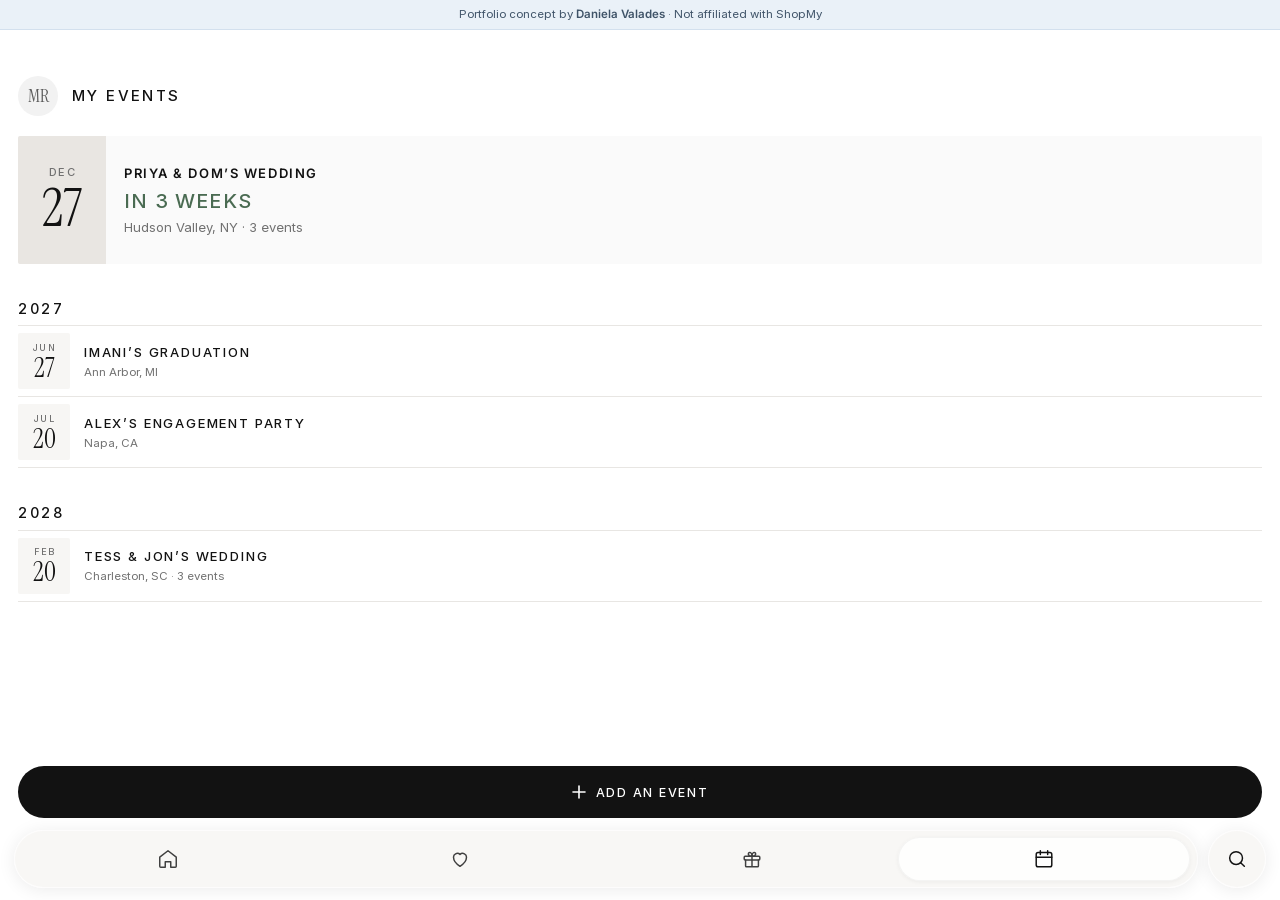
<file: site/app.html>
<!DOCTYPE html>
<html lang="en">
<head>
<meta charset="utf-8">
<meta name="viewport" content="width=device-width, initial-scale=1, viewport-fit=cover">
<meta name="robots" content="noindex, nofollow">
<title>My Events</title>
<link rel="icon" href="data:,">
<script>/* before first paint: inside the case page's phone frame the banner is hidden and takes no space */
if (window.self !== window.top) document.documentElement.classList.add('in-frame');</script>
<link rel="preload" href="fonts/Inter-latin-400.woff2" as="font" type="font/woff2" crossorigin>
<link rel="preload" href="fonts/Inter-latin-500.woff2" as="font" type="font/woff2" crossorigin>
<link rel="preload" href="fonts/Inter-latin-600.woff2" as="font" type="font/woff2" crossorigin>
<link rel="preconnect" href="https://fonts.googleapis.com">
<link rel="preconnect" href="https://fonts.gstatic.com" crossorigin>
<link href="https://fonts.googleapis.com/css2?family=Instrument+Serif&display=swap" rel="stylesheet">
<style>
  /* Inter (OFL, see fonts/OFL.txt): self-hosted latin subset, the weights the UI uses */
  @font-face{font-family:'Inter';font-style:normal;font-weight:400;font-display:swap;src:url(fonts/Inter-latin-400.woff2) format('woff2');
    unicode-range:U+0000-00FF,U+0131,U+0152-0153,U+02BB-02BC,U+02C6,U+02DA,U+02DC,U+0304,U+0308,U+0329,U+2000-206F,U+20AC,U+2122,U+2191,U+2193,U+2212,U+2215,U+FEFF,U+FFFD}
  @font-face{font-family:'Inter';font-style:normal;font-weight:500;font-display:swap;src:url(fonts/Inter-latin-500.woff2) format('woff2');
    unicode-range:U+0000-00FF,U+0131,U+0152-0153,U+02BB-02BC,U+02C6,U+02DA,U+02DC,U+0304,U+0308,U+0329,U+2000-206F,U+20AC,U+2122,U+2191,U+2193,U+2212,U+2215,U+FEFF,U+FFFD}
  @font-face{font-family:'Inter';font-style:normal;font-weight:600;font-display:swap;src:url(fonts/Inter-latin-600.woff2) format('woff2');
    unicode-range:U+0000-00FF,U+0131,U+0152-0153,U+02BB-02BC,U+02C6,U+02DA,U+02DC,U+0304,U+0308,U+0329,U+2000-206F,U+20AC,U+2122,U+2191,U+2193,U+2212,U+2215,U+FEFF,U+FFFD}
  :root{
    --ink:#121212; --soft:#5C5C5C; --faint:#707070;
    --line:#E8E6E3; --line2:#F2F0ED; --paper:#fff; --wash:#F7F6F4;
    --have:#4A6B52; --haveBg:#EDF2EE; --sheetH:620px;
    --banner-h:30px; --sans:'Inter',-apple-system,BlinkMacSystemFont,sans-serif;
    --serif:'Instrument Serif',Georgia,serif;
  }
  *{box-sizing:border-box;-webkit-tap-highlight-color:transparent}
  html,body{height:100%}
  html.in-frame{--banner-h:0px}
  /* the banner sits above .app in a column, so every screen, sheet and nav inside .app lays out against .app, not the window */
  body{display:flex;flex-direction:column;margin:0;font-family:var(--sans);color:var(--ink);background:var(--paper);-webkit-font-smoothing:antialiased;overscroll-behavior:none}
  button,input{font:inherit;color:inherit}
  [hidden]{display:none !important}
  :focus-visible{outline:2px solid var(--ink);outline-offset:2px}
  button{border:none;background:none;cursor:pointer;text-align:left}
  /* clip, not hidden: a hidden box can still be scrolled sideways by focus or scrollIntoView, which would leave a screen off-centre */
  .app{position:relative;flex:1;min-height:0;overflow:hidden;overflow:clip}
  .banner{position:sticky;top:0;z-index:70;flex:none;height:var(--banner-h);box-sizing:border-box;padding:0 8px;text-align:center;
    background:#EAF1F8;border-bottom:1px solid #D3E0EE;color:#3F5368;font-size:min(11.5px,3vw);line-height:calc(var(--banner-h) - 1px);white-space:nowrap;overflow:hidden}
  .banner .nm{font-weight:600}
  .in-frame .banner{display:none}

  /* Only the front screen is rendered. The slide between screens is a view transition, so the real layout is final
     the moment a screen opens (nothing measures or focuses a box that is still moving). */
  .screen{position:absolute;inset:0;display:flex;flex-direction:column;background:var(--paper);visibility:hidden}
  .screen[data-s="on"]{visibility:visible}
  ::view-transition-old(root),::view-transition-new(root){animation-duration:.3s;animation-timing-function:cubic-bezier(.4,0,.2,1);mix-blend-mode:normal}
  html[data-nav="forward"]::view-transition-new(root){animation-name:navFromRight}
  html[data-nav="forward"]::view-transition-old(root){animation-name:navToBehind}
  html[data-nav="back"]::view-transition-old(root){animation-name:navToRight;z-index:2}
  html[data-nav="back"]::view-transition-new(root){animation-name:navFromBehind}
  @keyframes navFromRight{from{transform:translateX(100%)}}
  @keyframes navToBehind{to{transform:translateX(-20%)}}
  @keyframes navToRight{to{transform:translateX(100%)}}
  @keyframes navFromBehind{from{transform:translateX(-20%)}}
  .scroll{flex:1;overflow-y:auto;-webkit-overflow-scrolling:touch;padding-bottom:96px}

  /* top bar — uppercase, letterspaced, matches their chrome */
  .bar{display:flex;align-items:center;gap:14px;padding:calc(31px + env(safe-area-inset-top,0px)) 18px 13px;
    border-bottom:1px solid var(--line);background:rgba(255,255,255,.86);-webkit-backdrop-filter:blur(16px);backdrop-filter:blur(16px);position:sticky;top:0;z-index:4}
  .bar .t{font-size:13px;font-weight:500;letter-spacing:.18em;text-transform:uppercase}
  .bar .t small{display:block;font-size:12px;letter-spacing:.04em;text-transform:none;color:var(--faint);font-weight:400;margin-top:3px}
  .back{width:44px;height:44px;margin:-8px 0 -8px -12px;display:grid;place-items:center;border-radius:50%;flex-shrink:0}
  .back:active{background:var(--wash)}

  /* my events: avatar + tracked title, black pill above the nav (their "Your Lists" language) */
  .hd{display:flex;align-items:center;gap:14px;padding:calc(46px + env(safe-area-inset-top,0px)) 18px 20px}
  .avatar{width:40px;height:40px;border-radius:50%;background:#F2F2F2;display:grid;place-items:center;flex-shrink:0;
    font-family:var(--serif);font-size:18px;line-height:1;color:var(--soft)}
  .hd h1{font-size:15px;font-weight:500;letter-spacing:.16em;text-transform:uppercase;line-height:1.2;margin:0}

  /* hero for the soonest event, then the rest in rows under year headings (design R7-A) */
  #evlist{padding:0 18px}
  .evBtn{display:block;width:100%;min-width:0;padding:0}
  .evBtn>span{display:flex}
  .evBtn:focus-visible{outline-offset:3px}
  .nextUp{height:128px;align-items:stretch;gap:18px;background:#FAFAFA;border-radius:2px;overflow:hidden}
  .dateBox{display:flex;flex-direction:column;align-items:center;justify-content:center;flex-shrink:0}
  .dateBox b{font-weight:500;letter-spacing:.16em;padding-left:.16em;text-transform:uppercase;color:var(--faint)}
  .dateBox span{font-family:var(--serif);line-height:1}
  .nextUp .dateBox{width:88px;gap:4px;background:#E9E6E2}
  .nextUp .dateBox b{font-size:11px}
  .nextUp .dateBox span{font-size:52px}
  .nextUp .txt{display:flex;flex:1;min-width:0;flex-direction:column;align-self:center;padding-right:4px}
  .evName{display:block;overflow:hidden;text-overflow:ellipsis;white-space:nowrap;text-transform:uppercase}
  .nextUp .evName{font-size:13px;font-weight:600;letter-spacing:.12em;line-height:1.3;margin-bottom:8px}
  .countdown{display:block;font-size:20px;font-weight:500;letter-spacing:.06em;line-height:1.15;color:var(--have);text-transform:uppercase}
  .nextUp .place{display:block;font-size:13px;color:var(--faint);margin-top:6px;overflow:hidden;text-overflow:ellipsis;white-space:nowrap}
  .yh{margin:36px 0 0;font-size:14.5px;font-weight:500;letter-spacing:.18em;line-height:1.2;text-transform:uppercase;padding-bottom:8px;border-bottom:1px solid var(--line)}
  .evRow{align-items:center;gap:14px;padding:7px 0;border-bottom:1px solid var(--line)}
  .evRow .dateBox{width:52px;height:56px;gap:2px;background:var(--wash);border-radius:2px}
  .evRow .dateBox b{font-size:9px}
  .evRow .dateBox span{font-size:26px}
  .evRow .txt{display:flex;flex:1;min-width:0;flex-direction:column}
  .evRow .evName{font-size:13px;font-weight:500;letter-spacing:.14em;margin-bottom:5px}
  .evRow .sub{display:block;font-size:11.5px;color:var(--faint);overflow:hidden;text-overflow:ellipsis;white-space:nowrap}
  .evEmpty{margin:0;font-size:13px;color:var(--soft);line-height:1.55}

  .addbtn{position:absolute;left:18px;right:18px;bottom:calc(12px + 58px + 12px + env(safe-area-inset-bottom,0px));z-index:29;
    min-height:52px;border-radius:999px;background:var(--ink);color:#fff;display:flex;align-items:center;justify-content:center;gap:10px;
    font-size:12.5px;font-weight:500;letter-spacing:.14em;text-transform:uppercase;text-align:center}
  .addbtn:active{background:#2B2B2B}
  #s-home .scroll{padding-bottom:calc(12px + 58px + 12px + 52px + 28px + env(safe-area-inset-bottom,0px))}

  /* forms */
  .step{padding:24px 18px 0}
  .step h2{font-family:var(--serif);font-weight:400;font-size:26px;line-height:1.14;margin:0 0 6px}
  .step .sub{font-size:12.5px;color:var(--soft);line-height:1.5;margin:0 0 20px}
  .lab{font-size:11.5px;font-weight:500;letter-spacing:.16em;text-transform:uppercase;color:var(--soft);margin:24px 0 10px}
  .lab:first-of-type{margin-top:0}
  .inp{width:100%;padding:13px 0;border:none;border-bottom:1px solid var(--line);font-size:15px;background:none;border-radius:0}
  .inp:focus{outline:none;border-bottom-color:var(--ink)}
  .inp::placeholder{color:var(--faint)}
  .chips{display:flex;flex-wrap:wrap;gap:7px}
  .chip{padding:10px 14px;border:1px solid var(--line);border-radius:2px;font-size:11.5px;font-weight:500;letter-spacing:.1em;text-transform:uppercase;color:var(--soft)}
  .chip[aria-pressed="true"]{background:var(--ink);border-color:var(--ink);color:#fff}
  .chip:focus-visible{outline:2px solid var(--ink);outline-offset:2px}

  .subev{border-top:1px solid var(--line);padding:15px 0}
  .subev .nm{font-family:var(--serif);font-weight:400;font-size:20px;margin-bottom:11px}
  .subev .chips .chip{font-size:11.5px;padding:8px 11px}
  .mini{font-size:11.5px;color:var(--faint);margin:14px 0 8px}
  .fixedKind{font-size:15px;padding:13px 0;border-bottom:1px solid var(--line)}
  .hint{font-size:11.5px;color:var(--faint);margin-top:9px;line-height:1.5}

  /* add flow: inline pill that scrolls with the step content */
  #addScroll{padding-bottom:0}
  .nextRow{display:flex;justify-content:flex-end;padding:28px 18px calc(40px + env(safe-area-inset-bottom,0px))}
  .nextBtn{display:inline-flex;align-items:center;justify-content:center;gap:9px;min-height:48px;padding:0 28px;border-radius:999px;
    background:#EAE7E3;border:0;color:var(--ink);font-size:12.5px;font-weight:500;letter-spacing:.18em;text-transform:uppercase;text-align:center}
  .nextBtn svg{flex-shrink:0}
  .nextBtn:active{background:#DEDAD5}
  .nextBtn:disabled{opacity:.4;cursor:not-allowed}
  .nextBtn:focus-visible{outline:2px solid var(--ink);outline-offset:3px}

  /* date + location */
  .dateRow{position:relative;min-height:48px;border-bottom:1px solid var(--line)}
  .dateRow:focus-within{border-bottom-color:var(--ink)}
  .dateRow .inp{position:absolute;inset:0;height:100%;border-bottom:none;color:transparent;cursor:pointer}
  .dateRow .inp:focus-visible{outline:2px solid var(--ink);outline-offset:2px}
  /* Native segments stay in the DOM for iOS/a11y but are hidden; .dateShow renders the long-form date or prompt. */
  .dateRow .inp::-webkit-datetime-edit{opacity:0}
  .dateRow .inp::-webkit-calendar-picker-indicator{position:absolute;inset:0;width:100%;height:100%;opacity:0;cursor:pointer}
  .dateShow{position:absolute;inset:0;display:flex;align-items:center;justify-content:space-between;font-size:15px;pointer-events:none}
  .dateShow.isEmpty .dtxt{color:var(--faint)}
  .dateShow svg{opacity:.55;flex-shrink:0}
  .locWrap{position:relative}
  .sugg{position:absolute;left:0;right:0;top:100%;z-index:9;background:rgba(255,255,255,.92);-webkit-backdrop-filter:blur(14px);backdrop-filter:blur(14px);
    border:1px solid var(--line);border-radius:2px;margin-top:5px;overflow:hidden;
    box-shadow:0 8px 24px rgba(0,0,0,.09)}
  .sugg[hidden]{display:none}
  .sugg button{display:flex;align-items:center;gap:10px;width:100%;padding:11px 13px;font-size:13.5px;border-bottom:1px solid var(--line2)}
  .sugg button:active,.sugg button.hl{background:var(--wash)}
  .suggEmpty{padding:13px;font-size:13.5px;color:var(--soft)}
  .sugg .pin{opacity:.35;flex-shrink:0}
  .sugg .sub2{display:block;font-size:12px;color:var(--faint);margin-top:1px}
  .attrib{font-size:12px;color:var(--faint);padding:8px 13px;background:var(--wash)}

  .addons{margin-top:4px}
  .fixedRow{display:flex;align-items:center;justify-content:space-between;padding:13px 0;border-bottom:1px solid var(--line2)}
  .fixedRow .nm2{font-size:14px}
  .fixedRow .tagx{font-size:12px;color:var(--faint)}
  .tog{display:flex;align-items:center;gap:12px;width:100%;padding:13px 0;border-bottom:1px solid var(--line2)}
  .tog .sw{width:40px;height:24px;border-radius:999px;background:var(--line);flex-shrink:0;position:relative;transition:background .18s}
  .tog .sw::after{content:"";position:absolute;top:2px;left:2px;width:20px;height:20px;border-radius:50%;
    background:#fff;box-shadow:0 1px 3px rgba(0,0,0,.2);transition:transform .18s}
  .tog[aria-pressed="true"] .sw{background:var(--ink)}
  .tog[aria-pressed="true"] .sw::after{transform:translateX(16px)}
  .tog .tn{flex:1;font-size:14px}

  /* event detail */
  .cover{padding:22px 18px 22px;border-bottom:1px solid var(--line)}
  /* event header block, shared by the sectioned screen and the single-sub-event feed: title and subtitle under the top bar, at the page gutter */
  .cover .shopTitle{font-size:20px;font-weight:600;letter-spacing:.1em;line-height:1.3;margin:0 0 10px}
  .cover .shopSub{font-size:11.5px;font-weight:500;letter-spacing:.14em;line-height:1.3;text-transform:uppercase;color:var(--faint);overflow:hidden;text-overflow:ellipsis;white-space:nowrap}
  .fbtn{position:relative;display:inline-flex;align-items:center;gap:7px;height:34px;margin-top:16px;padding:0 13px;border-radius:999px;
    background:var(--line2);font-size:12.5px;color:var(--soft);text-align:center}
  .fbtn::after{content:"";position:absolute;inset:-5px -4px}  /* 44px touch target around a 34px pill */
  .fbtn:active{background:var(--line)}
  .fcount{min-width:18px;height:18px;padding:0 5px;border-radius:9px;background:var(--ink);color:#fff;font-size:11px;font-weight:500;line-height:18px;text-align:center}
  /* shopping screen */
  .shopSec{border-bottom:1px solid var(--line);padding:30px 0 34px}
  .secHd{display:flex;align-items:flex-start;gap:12px;padding:0 18px}
  .secT{flex:1;min-width:0}
  .secT h2{font-family:var(--serif);font-weight:400;font-size:28px;line-height:1.1;margin:0}
  .secT .fm{font-size:12.5px;color:var(--soft);margin-top:5px}
  .arrowBtn{width:44px;height:44px;margin:-4px -4px 0 0;border-radius:50%;background:var(--line2);display:grid;place-items:center;flex-shrink:0}
  .arrowBtn:active{background:var(--line)}
  /* one row of cards in a sideways scroller, scroll-snapped to the gutter */
  .rail{overflow-x:auto;scroll-snap-type:x mandatory;scroll-padding-left:18px;scrollbar-width:none}
  .rail::-webkit-scrollbar{display:none}
  .rail:focus-visible{outline-offset:-2px}
  .railRow{display:flex;align-items:flex-start;gap:10px;width:max-content;padding:14px 18px 4px}
  .shopSec .card{flex-basis:152px}
  .pencil{width:44px;height:44px;margin:-8px -12px -8px auto;display:grid;place-items:center;border-radius:50%;flex-shrink:0;
    transition:opacity .2s,transform .2s,visibility 0s}
  .pencil:active{background:var(--wash)}
  .pencil.gone{opacity:0;transform:translateY(-6px);visibility:hidden;transition:opacity .2s,transform .2s,visibility 0s .2s}
  @media (prefers-reduced-motion:reduce){.pencil,.pencil.gone{transition:none}}

  /* sub-event feed */
  /* One markup, two headers, in reading order. Single sub-event: event title, subtitle, weather, filter pill, hairline, formality.
     Opened from a section arrow: the top bar is back only and the serif sub-event name replaces the event title. Cards are flush to the screen. */
  .cover .gapTitle{font-family:var(--serif);font-weight:400;font-size:31px;line-height:1.14;margin:0 0 10px}
  .wxl{display:flex;align-items:center;gap:6px;font-size:13px;color:var(--faint);margin-top:9px;white-space:nowrap;overflow:hidden}
  .wxl svg{flex:none}
  .wxl span{overflow:hidden;text-overflow:ellipsis}
  .gSub{padding:16px 18px 0}
  .gSub .dc{font-size:15.5px;font-weight:500;color:var(--ink);line-height:1.3}
  .feed{display:grid;grid-template-columns:repeat(2,minmax(0,1fr));gap:18px 8px;padding:16px 0 0}
  .feed .card{min-width:0}
  .fgHead{grid-column:1/-1;display:flex;align-items:baseline;gap:8px;min-width:0;margin:0 18px;white-space:nowrap}
  .fgHead:not(:first-child){border-top:1px solid var(--line);padding-top:18px;margin-top:6px}
  .fgT{font-size:13px;font-weight:500;flex-shrink:0}
  .fgN{font-size:12px;color:var(--faint);overflow:hidden;text-overflow:ellipsis;min-width:0}
  .feedEnd{grid-column:1/-1;margin:14px 18px 4px;text-align:center;font-size:12.5px;color:var(--faint)}
  .feed .none,.feed .empty{grid-column:1/-1;margin:6px 18px 0}

  /* product card: light-gray tile, centered caption, a separate "+" under the tile. The "+" is a sibling of the product button, never nested in it. */
  .card{position:relative;flex:0 0 140px;scroll-snap-align:start}
  .cardBody{display:block;width:100%;padding:0;text-align:center}
  .cardBody span{display:block}
  .tile{position:relative;aspect-ratio:4/5;background:#FAFAFA;overflow:hidden}
  .tile img{position:absolute;inset:0;margin:auto;width:100%;height:72%;object-fit:contain;mix-blend-mode:multiply}
  /* category icon (I3 outline, T2 tone): the product's tint mixed with gray, so the colour filters still read */
  .tile .pic{position:absolute;left:50%;top:50%;width:40px;height:40px;transform:translate(-50%,-50%);color:color-mix(in srgb,var(--t) 70%,#8A8A8A)}
  .tile .pic svg{display:block;width:100%;height:100%;fill:none;stroke:currentColor;stroke-width:2px;stroke-linejoin:round;stroke-linecap:round}
  .cap{padding:42px 4px 0}  /* room for the 40px "+" under the tile */
  .card .br{font-size:13px;font-weight:500;letter-spacing:.14em;line-height:1.3;text-transform:uppercase;color:var(--ink)}
  .card .nm{font-size:14px;font-weight:400;line-height:1.35;color:var(--faint);margin-top:3px}
  .card .pr{font-size:13px;color:var(--faint);margin-top:2px}
  /* same box as the tile (aspect-ratio), so top:100% lands just under it whatever the card width */
  .addSlot{position:absolute;left:0;right:0;top:0;aspect-ratio:4/5;pointer-events:none}
  .cardAdd{position:absolute;left:50%;top:100%;width:40px;height:40px;margin:2px 0 0 -20px;display:grid;place-items:center;color:#ADADAD;pointer-events:auto}
  .cardAdd:active{color:var(--soft)}

  .none{margin:18px 18px 0;font-size:12.5px;color:var(--soft);line-height:1.55}
  .none button{display:block;margin-top:10px;height:34px;padding:0 13px;border-radius:999px;background:var(--line2);font-size:12.5px;color:var(--ink);position:relative}
  .none button::after{content:"";position:absolute;inset:-5px -4px}
  .empty{margin:22px 18px;padding:26px 20px;background:var(--wash);border-radius:0;text-align:center}
  .empty .ttl{font-family:var(--serif);font-size:20px;margin-bottom:6px}
  .empty p{font-size:12.5px;color:var(--soft);margin:0;line-height:1.55}

  /* filter and sort sheet */
  /* absolute inside .app (which fills the viewport), not fixed: inside the case page's iframe a scroll-into-view can then reach it */
  .sheetBack{position:absolute;inset:0;z-index:60;background:rgba(18,18,18,.42);opacity:0;visibility:hidden;transition:opacity .25s,visibility 0s .25s}
  .sheetBack.open{opacity:1;visibility:visible;transition:opacity .25s}
  .sheet{position:absolute;left:0;right:0;bottom:0;z-index:61;display:flex;flex-direction:column;background:#fff;
    border-radius:14px 14px 0 0;height:min(var(--sheetH),calc(100dvh - var(--banner-h) - 16px));box-shadow:0 -8px 30px rgba(0,0,0,.12);
    transform:translateY(100%);visibility:hidden;transition:transform .3s cubic-bezier(.32,.72,0,1),visibility 0s .3s}
  .sheet.open{transform:none;visibility:visible;transition:transform .3s cubic-bezier(.32,.72,0,1)}
  .sheet.drag{transition:none}
  .sheet:focus{outline:none}
  @media (prefers-reduced-motion:reduce){.sheet,.sheet.open,.sheetBack,.sheetBack.open{transition:none}}
  .sheetHd{touch-action:none;flex-shrink:0;padding:8px 18px 0}
  .grab{width:36px;height:4px;border-radius:2px;background:#CFCBC6;margin:0 auto 2px}
  .sheetTitle{display:flex;align-items:center;justify-content:space-between;min-height:44px}
  .sheetTitle h2{font-family:var(--serif);font-weight:400;font-size:26px;line-height:1.14;margin:0}
  .sheetX{width:44px;height:44px;margin-right:-14px;display:grid;place-items:center;border-radius:50%}
  .sheetX:active{background:var(--wash)}
  .sheetBody{flex:1 1 auto;min-height:0;overflow-y:auto;overscroll-behavior:contain;padding:0 18px 6px}
  .sheet .lab{margin:16px 0 8px}
  .sheet .lab.first{margin-top:6px}
  .fchip{display:inline-flex;align-items:center;gap:7px;min-height:44px;padding:0 13px;border:1px solid var(--line);border-radius:999px;
    font-size:13px;color:var(--soft);text-align:center;background:#fff}
  .sheet .chips{gap:6px}
  .fchip[aria-pressed="true"],.fchip[aria-checked="true"]{background:var(--ink);border-color:var(--ink);color:#fff}
  .fchip .dot{width:12px;height:12px;border-radius:50%;box-shadow:inset 0 0 0 1px rgba(0,0,0,.18);flex-shrink:0}
  .fchip[aria-pressed="true"] .dot{box-shadow:0 0 0 1.5px #fff}
  .fchip[data-owned]{color:var(--faint);background:var(--wash);border-style:dashed;cursor:default}
  .fchip .own{font-size:11px;color:var(--have)}
  .sheetFoot{flex-shrink:0;display:flex;align-items:center;justify-content:space-between;gap:12px;
    padding:10px 18px calc(14px + env(safe-area-inset-bottom,0px));border-top:1px solid var(--line)}
  .fclear{min-height:44px;padding:0 4px;font-size:13px;color:var(--soft);text-decoration:underline;text-underline-offset:3px}
  .fapply{min-height:48px;padding:0 28px;border-radius:999px;background:var(--ink);color:#fff;font-size:14px;font-weight:500;text-align:center}

  /* floating nav: frosted pill (4 icons) + separate search circle */
  .nav{position:absolute;left:14px;right:14px;bottom:calc(12px + env(safe-area-inset-bottom,0px));
    display:flex;align-items:center;gap:10px;z-index:30}
  .navPill{flex:1;min-width:0;height:58px;padding:0 7px;display:grid;grid-template-columns:repeat(4,1fr);align-items:center;
    background:rgba(246,244,242,.72);-webkit-backdrop-filter:blur(18px) saturate(1.4);backdrop-filter:blur(18px) saturate(1.4);
    border:1px solid rgba(255,255,255,.7);border-radius:999px;box-shadow:0 2px 18px rgba(0,0,0,.08)}
  .navBtn{width:100%;height:44px;padding:0;display:grid;place-items:center;border-radius:999px;color:var(--ink);opacity:.8}
  button.navBtn:active{background:rgba(255,255,255,.78)}
  .navBtn.on{opacity:1;background:rgba(255,255,255,.78);box-shadow:inset 0 0 0 1px rgba(0,0,0,.04),0 1px 4px rgba(0,0,0,.05)}
  .navSearch{width:58px;height:58px;padding:0;flex-shrink:0;border-radius:50%;display:grid;place-items:center;color:var(--ink);
    background:rgba(246,244,242,.72);-webkit-backdrop-filter:blur(18px) saturate(1.4);backdrop-filter:blur(18px) saturate(1.4);
    border:1px solid rgba(255,255,255,.7);box-shadow:0 2px 18px rgba(0,0,0,.08)}

  .toast{position:absolute;left:50%;bottom:88px;transform:translate(-50%,8px);background:#E9E6E2;color:var(--ink);
    font-size:12.5px;padding:10px 16px;border-radius:18px;opacity:0;pointer-events:none;
    transition:opacity .2s,transform .2s;z-index:40;max-width:calc(100% - 28px);text-align:center;line-height:1.35}
  .toast.on{opacity:1;transform:translate(-50%,0)}
  /* On My Events the toast clears "Add an event": nav offset + nav height + gap + button height + 12px */
  .app:has(#s-home[data-s="on"]) .toast{bottom:calc(12px + 58px + 12px + 52px + 12px + env(safe-area-inset-bottom,0px));
    width:max-content;max-width:min(300px,calc(100% - 28px));text-wrap:balance}
</style>
</head>
<body>
<svg width="0" height="0" style="position:absolute" aria-hidden="true" focusable="false"><defs>
  <symbol id="pi-dress" viewBox="0 0 48 48"><path d="M18 5 L21 5 L24 12 L27 5 L30 5 L28 19 L36 43 L12 43 L20 19 Z" vector-effect="non-scaling-stroke"/></symbol>
  <symbol id="pi-shoes" viewBox="0 0 48 48"><path d="M 7.4 11 C 12 15 19 21.8 24.5 27.8 C 26.5 29.9 27.3 31.7 29.2 31.6 C 30.8 31.5 32 30.6 33.4 29.9 C 37.5 30.6 41.5 32.4 44.9 35.5 C 43.3 36.7 39.5 37.1 34 37.1 C 29 37.3 25.5 37.2 22 34.8 C 17 31.6 14 28.8 10.9 25.8 C 9.7 26.4 8.4 27.2 7.8 28.9 L 7.8 36.6 C 7.8 37.3 6 37.3 6 36.6 L 6 28 C 5.2 26 4.2 24 3.6 21.5 C 2.6 17.8 3.8 13.2 7.4 11 Z" vector-effect="non-scaling-stroke"/></symbol>
  <symbol id="pi-bag" viewBox="0 0 48 48"><path d="M10 19 L38 19 L41 41 L7 41 Z" vector-effect="non-scaling-stroke"/><path d="M17 19 C17 7 31 7 31 19" vector-effect="non-scaling-stroke"/></symbol>
  <symbol id="pi-accessory" viewBox="0 0 48 48"><path d="M14 20 L19 29 L14 39 L9 29 Z" vector-effect="non-scaling-stroke"/><path d="M34 20 L39 29 L34 39 L29 29 Z" vector-effect="non-scaling-stroke"/><path d="M14 9 V20" vector-effect="non-scaling-stroke"/><path d="M34 9 V20" vector-effect="non-scaling-stroke"/><circle cx="14" cy="7" r="2.2" vector-effect="non-scaling-stroke"/><circle cx="34" cy="7" r="2.2" vector-effect="non-scaling-stroke"/></symbol>
</defs></svg>
<div class="banner"><span class="bannerText">Portfolio concept by <span class="nm">Daniela Valades</span> · Not affiliated with ShopMy</span></div>
<div class="app">

  <!-- 1. MY EVENTS -->
  <section class="screen" id="s-home" data-s="on">
    <div class="scroll">
      <div class="hd">
        <span class="avatar" aria-hidden="true">MR</span>
        <h1>My Events</h1>
      </div>
      <div id="evlist"></div>
    </div>
    <button class="addbtn" id="addEv"><svg width="14" height="14" viewBox="0 0 14 14" fill="none" aria-hidden="true"><path d="M7 1v12M1 7h12" stroke="currentColor" stroke-width="1.6" stroke-linecap="round"/></svg>Add an event</button>
    <div class="nav">
      <div class="navPill">
        <button class="navBtn" aria-label="Home"><svg width="22" height="22" viewBox="0 0 24 24" fill="none" stroke="currentColor" stroke-width="1.6" stroke-linecap="round" stroke-linejoin="round"><path d="M3 10l9-7 9 7v10a1 1 0 01-1 1h-5v-6H9v6H4a1 1 0 01-1-1z"/></svg></button>
        <button class="navBtn" aria-label="Saved"><svg width="22" height="22" viewBox="0 0 24 24" fill="none" stroke="currentColor" stroke-width="1.6" stroke-linecap="round" stroke-linejoin="round"><path d="M12 20s-7-4.6-7-9.3A4.2 4.2 0 0112 7a4.2 4.2 0 017 3.7C19 15.4 12 20 12 20z"/></svg></button>
        <button class="navBtn" aria-label="Gifts"><svg width="22" height="22" viewBox="0 0 24 24" fill="none" stroke="currentColor" stroke-width="1.6" stroke-linecap="round" stroke-linejoin="round"><rect x="3.5" y="9" width="17" height="4" rx="1"/><path d="M5 13v6.5a1 1 0 001 1h12a1 1 0 001-1V13M12 9v11.5M12 9C10 9 8 8 8 6.5S9.3 4.5 10.5 5 12 7.5 12 9zm0 0c2 0 4-1 4-2.5s-1.3-2-2.5-1.5S12 7.5 12 9z"/></svg></button>
        <span class="navBtn on" role="img" aria-label="My Events, current page"><svg width="22" height="22" viewBox="0 0 24 24" fill="none" stroke="currentColor" stroke-width="1.6" stroke-linecap="round" stroke-linejoin="round"><rect x="3.5" y="5" width="17" height="15.5" rx="2"/><path d="M3.5 10h17M8 3v4M16 3v4"/></svg></span>
      </div>
      <button class="navSearch" aria-label="Search"><svg width="22" height="22" viewBox="0 0 24 24" fill="none" stroke="currentColor" stroke-width="1.6" stroke-linecap="round" stroke-linejoin="round"><circle cx="11" cy="11" r="7"/><path d="M20 20l-4-4"/></svg></button>
    </div>
  </section>

  <!-- 2. ADD EVENT -->
  <section class="screen" id="s-add">
    <div class="bar">
      <button class="back" id="addBack" aria-label="Back"><svg width="9" height="15" viewBox="0 0 9 15" fill="none"><path d="M8 1L1.5 7.5L8 14" stroke="currentColor" stroke-width="1.6" stroke-linecap="round"/></svg></button>
      <div class="t"><span id="addTitle">Add event</span><small id="stepN">Step 1 of 2</small></div>
    </div>
    <div class="scroll" id="addScroll">

      <div class="step" data-step="1">
        <h2 id="s1-h">What are you going to?</h2>
        <p class="sub">A weekend with four parties and a single ceremony are planned differently. Start with the shape of it.</p>
        <div class="lab">Occasion</div>
        <div class="chips" id="kind">
          <button class="chip" aria-pressed="true">Wedding</button>
          <button class="chip" aria-pressed="false">Engagement party</button>
          <button class="chip" aria-pressed="false">Graduation</button>
        </div>
        <div class="fixedKind" id="kindFixed" hidden></div>
        <p class="hint" id="kindNote" hidden>The occasion can't be changed once the event exists.</p>
        <div class="lab">Whose</div>
        <input class="inp" id="f-title" value="Hollis &amp; Ben" placeholder="Names or nickname">
        <div class="lab" id="l-date">Date</div>
        <div class="dateRow">
          <input class="inp" id="f-date" type="date" value="2027-09-12" aria-labelledby="l-date">
          <div class="dateShow" id="dateShow" aria-hidden="true">
            <span class="dtxt" id="dateTxt"></span>
            <svg width="18" height="18" viewBox="0 0 24 24" fill="none" stroke="currentColor" stroke-width="1.6"><rect x="3.5" y="5" width="17" height="15.5" rx="1"/><path d="M3.5 9.5h17M8 3v4M16 3v4"/></svg>
          </div>
        </div>
        <div class="lab">Where</div>
        <div class="locWrap">
          <input class="inp" id="f-loc" placeholder="Search a city or venue" autocomplete="off" role="combobox" aria-autocomplete="list" aria-expanded="false" aria-controls="placeList" aria-describedby="placeHint">
          <div class="sugg" id="sugg" hidden>
            <div role="listbox" id="placeList" aria-label="Places"></div>
            <div class="suggEmpty" data-testid="place-empty" hidden>No places found</div>
            <div class="attrib">Locations via Google Places</div>
          </div>
        </div>
        <p class="hint" id="placeHint" data-testid="place-hint" hidden></p>
        <p class="hint" id="wxhint"></p>

        <div id="addonBlock">
          <div class="lab" id="addonLab"></div>
          <div class="addons">
            <div class="fixedRow"><span class="nm2" id="addonFixed"></span><span class="tagx">Always included</span></div>
            <div id="addonList"></div>
          </div>
          <p class="hint">Sub-events and the formality for each are set on the next screen.</p>
        </div>
      </div>

      <div class="step" data-step="2" hidden>
        <h2>Which events, and how formal?</h2>
        <p class="sub">Use the words on the invitation. If it just says "festive," say that — that's its own problem to solve.</p>
        <div id="subevs"></div>
      </div>

      <div class="nextRow"><button class="nextBtn" id="next"></button></div>
    </div>
  </section>

  <!-- 3. SHOPPING SCREEN -->
  <section class="screen" id="s-shop" data-testid="shop-screen">
    <div class="bar">
      <button class="back" id="shopBack" aria-label="Back to My Events"><svg width="9" height="15" viewBox="0 0 9 15" fill="none"><path d="M8 1L1.5 7.5L8 14" stroke="currentColor" stroke-width="1.6" stroke-linecap="round"/></svg></button>
      <button class="pencil" id="pencil" data-testid="edit-pencil" aria-label="Edit event"><svg width="20" height="20" viewBox="0 0 24 24" fill="none" stroke="currentColor" stroke-width="1.6" stroke-linecap="round" stroke-linejoin="round" aria-hidden="true"><path d="M4 20l1-4L16.5 4.5a2.1 2.1 0 013 3L8 19l-4 1z"/><path d="M14.5 6.5l3 3"/></svg></button>
    </div>
    <div class="scroll" id="shopScroll">
      <div class="cover">
        <h1 class="evName shopTitle" data-testid="event-header-name"></h1>
        <div class="shopSub" id="e-meta"></div>
        <button class="fbtn" id="filterBtn" data-testid="filter-button" aria-label="Filter and sort" aria-haspopup="dialog">
          <svg width="14" height="14" viewBox="0 0 16 16" fill="none" aria-hidden="true"><path d="M2 4.5h7M12.5 4.5H14M2 11.5h1.5M7 11.5h7" stroke="currentColor" stroke-width="1.4" stroke-linecap="round"/><circle cx="10.8" cy="4.5" r="1.7" stroke="currentColor" stroke-width="1.4"/><circle cx="5.2" cy="11.5" r="1.7" stroke="currentColor" stroke-width="1.4"/></svg>
          <span>Filter and sort</span><span class="fcount" hidden></span>
        </button>
      </div>
      <div id="sections"></div>
    </div>
  </section>

  <!-- 4. SUB-EVENT FEED -->
  <section class="screen" id="s-gap" data-testid="gap-screen">
    <div class="bar">
      <button class="back" id="gapBack" aria-label="Back"><svg width="9" height="15" viewBox="0 0 9 15" fill="none"><path d="M8 1L1.5 7.5L8 14" stroke="currentColor" stroke-width="1.6" stroke-linecap="round"/></svg></button>
      <button class="pencil" id="gapPencil" data-testid="edit-pencil" aria-label="Edit event"><svg width="20" height="20" viewBox="0 0 24 24" fill="none" stroke="currentColor" stroke-width="1.6" stroke-linecap="round" stroke-linejoin="round" aria-hidden="true"><path d="M4 20l1-4L16.5 4.5a2.1 2.1 0 013 3L8 19l-4 1z"/><path d="M14.5 6.5l3 3"/></svg></button>
    </div>
    <div class="scroll" id="gapScroll">
      <div class="cover">
        <h1 class="evName shopTitle" id="g-event" data-testid="event-header-name"></h1>
        <h1 class="gapTitle" id="g-name" data-testid="gap-title" hidden></h1>
        <div class="shopSub" id="g-meta"></div>
        <div class="wxl" id="g-wx" data-testid="weather-line"></div>
        <button class="fbtn" id="gapFilterBtn" data-testid="filter-button" aria-label="Filter and sort" aria-haspopup="dialog">
          <svg width="14" height="14" viewBox="0 0 16 16" fill="none" aria-hidden="true"><path d="M2 4.5h7M12.5 4.5H14M2 11.5h1.5M7 11.5h7" stroke="currentColor" stroke-width="1.4" stroke-linecap="round"/><circle cx="10.8" cy="4.5" r="1.7" stroke="currentColor" stroke-width="1.4"/><circle cx="5.2" cy="11.5" r="1.7" stroke="currentColor" stroke-width="1.4"/></svg>
          <span>Filter and sort</span><span class="fcount" hidden></span>
        </button>
      </div>
      <div class="gSub"><div class="dc" id="g-dc"></div></div>
      <div class="feed" id="g-feed" data-testid="feed"></div>
      <div id="g-sentinel" aria-hidden="true"></div>
    </div>
  </section>

  <!-- 5. FILTER AND SORT SHEET (opened from the shopping screen) -->
  <div class="sheetBack" id="fsBack"></div>
  <div class="sheet" id="fsheet" data-testid="filter-sheet" role="dialog" aria-modal="true" aria-labelledby="fsTitle" tabindex="-1">
    <div class="sheetHd" id="fsGrab">
      <div class="grab" aria-hidden="true"></div>
      <div class="sheetTitle">
        <h2 id="fsTitle">Filter and sort</h2>
        <button class="sheetX" id="fsClose" aria-label="Close filter and sort"><svg width="14" height="14" viewBox="0 0 14 14" fill="none" aria-hidden="true"><path d="M1 1l12 12M13 1L1 13" stroke="currentColor" stroke-width="1.5" stroke-linecap="round"/></svg></button>
      </div>
    </div>
    <div class="sheetBody">
      <div class="lab first" id="fl-show">Show</div>
      <div class="chips" role="group" aria-labelledby="fl-show" id="fg-show"></div>
      <div class="lab" id="fl-price">Price</div>
      <div class="chips" role="group" aria-labelledby="fl-price" id="fg-price"></div>
      <div class="lab" id="fl-color">Color</div>
      <div class="chips" role="group" aria-labelledby="fl-color" id="fg-color"></div>
      <div class="lab" id="fl-sort">Sort</div>
      <div class="chips" role="radiogroup" aria-labelledby="fl-sort" id="fg-sort"></div>
    </div>
    <div class="sheetFoot">
      <button class="fclear" id="fsClear" data-testid="filter-clear">Clear all</button>
      <button class="fapply" id="fsApply" data-testid="filter-apply">Show results</button>
    </div>
  </div>

  <div class="toast" id="toast" role="status" aria-live="polite"></div>

</div>

<script>
/* ============================================================
   Seeded data. Swap `img` on PRODUCTS for real photography.
   Curators marked followed:true rank first — matches the
   "people you already follow" ordering rule.
============================================================ */
const CATS = [
  {k:"dress",    n:"Dress"},
  {k:"shoes",    n:"Shoes"},
  {k:"bag",      n:"Bag"},
  {k:"accessory",n:"Accessories"}
];

/* Rail split: share of a section's cards per element. Excluded elements
   (owned, or switched off) drop out and the rest renormalise to RAIL_CARDS. */
const RAIL_WEIGHTS = {dress:80, shoes:10, accessory:5, bag:5};
const RAIL_CARDS = 20;
/* The sub-event feed loads this many cards at a time, starting when the end is within FEED_PRELOAD_PX. */
const FEED_BATCH = 20;
const FEED_PRELOAD_PX = 600;
const SHOW_LABELS = {dress:"Dresses", shoes:"Shoes", bag:"Bags", accessory:"Accessories"};
/* Inclusive at both edges; none selected means no price filter. */
const PRICE_RANGES = [
  {k:"under-150", label:"Under $150",   min:0,   max:150},
  {k:"150-300",   label:"$150\u2013$300", min:150, max:300},
  {k:"300-500",   label:"$300\u2013$500", min:300, max:500},
  {k:"500-plus",  label:"$500+",        min:500, max:Infinity}
];
/* One place for the sort wording, so it can be swapped for ShopMy's own. */
const DEFAULT_SORT = "recommended";
const SORT_OPTIONS = [
  {k:DEFAULT_SORT, label:"Recommended"},
  {k:"price-asc",  label:"Price: low to high"},
  {k:"price-desc", label:"Price: high to low"}
];
const DISMISS_DRAG_PX = 90;
const FOLLOWED = ["Lauren Carter", "sarahLstyled"];

/* Formality ladder; products list the rungs they suit. */
const F = {CASUAL:0, GARDEN:1, COCKTAIL:2, BTO:3, BT:4};
const FORMALITY_RANK = {
  "Casual":F.CASUAL, "Garden formal":F.GARDEN, "Cocktail":F.COCKTAIL,
  "Black tie optional":F.BTO, "Black tie":F.BT, "Just says “festive”":F.COCKTAIL
};

const {CASUAL, GARDEN, COCKTAIL, BTO, BT} = F;
/* Swatches for the colour filter. Every product carries one of these names. */
const COLORS = [
  {k:"black", n:"Black", hex:"#1F1F22"}, {k:"white", n:"White", hex:"#FFFFFF"},
  {k:"cream", n:"Cream", hex:"#E8DCC0"}, {k:"tan",   n:"Tan",   hex:"#B58A62"},
  {k:"green", n:"Green", hex:"#4F7A5A"}, {k:"red",   n:"Red",   hex:"#A23440"},
  {k:"pink",  n:"Pink",  hex:"#D5A9A6"}, {k:"blue",  n:"Blue",  hex:"#5B78A8"}
];
/* priceNum is derived once from the display price; filters and sorting use it. */
const slug = t => t.toLowerCase().replace(/[^a-z0-9]+/g,"-").replace(/^-|-$/g,"");
const item = (cat, brand, name, price, tint, color, by, fits) =>
  ({id:slug(`${brand} ${name}`), cat, brand, name, price, priceNum:Number(price.replace(/[^0-9.]/g,"")), tint, color, by, followed:FOLLOWED.includes(by), fits});

const PRODUCTS = [
  item("dress","Reformation","Bias silk midi, juniper","$298","#7F8D6B","green","sarahLstyled",[COCKTAIL,GARDEN,BTO]),
  item("dress","Sir.","Draped one-shoulder gown","$420","#9B2F3C","red","Lauren Carter",[BTO,BT]),
  item("dress","Cult Gaia","Cowl-neck column, plum","$468","#6B3A52","red","Gabriela",[BTO,BT]),
  item("dress","Staud","Satin slip, champagne","$275","#CDB99B","cream","Lauren Carter",[COCKTAIL,BTO]),
  item("dress","Rixo","Pleated chiffon midi, sage","$330","#A5B09A","green","Mikaela",[GARDEN,COCKTAIL]),
  item("dress","Ulla Johnson","Tiered silk maxi, dusk blue","$690","#6C7FA0","blue","sarahLstyled",[GARDEN,COCKTAIL,BTO]),
  item("dress","Zimmermann","Linen wrap midi, sand","$450","#D6C8B0","tan","Caitlin Johnson",[CASUAL,GARDEN]),
  item("dress","Doen","Cotton poplin sundress, sky","$248","#9DB7CC","blue","Noor Haddad",[CASUAL,GARDEN]),
  item("dress","Hill House","Smocked day dress, rose","$190","#C99AA0","pink","Lauren Carter",[CASUAL,GARDEN]),
  item("dress","LoveShackFancy","Floral tea dress, blue","$395","#8FA6BE","blue","Tessa Brandt",[GARDEN,CASUAL]),
  item("dress","Amsale","Crepe halter gown, graphite","$520","#44474D","black","Ava shook",[BT,BTO]),
  item("dress","Monique Lhuillier","Sequin column, deep green","$780","#2F4A3C","green","Imogen Park",[BT,BTO]),
  item("dress","Aje","Satin bow-back midi, wine","$360","#6E2438","red","sarahLstyled",[COCKTAIL,BTO]),
  item("dress","Ganni","Ruched jersey midi, olive","$285","#77795A","green","Rafaela Ortiz",[COCKTAIL,CASUAL]),
  item("dress","Nanushka","Satin slip, black","$395","#1F1F22","black","Gabriela",[COCKTAIL]),
  item("dress","Jenny Yoo","Chiffon maxi, dusty rose","$260","#D5A9A6","pink","Mikaela",[GARDEN,COCKTAIL,BTO]),
  item("dress","Marchesa Notte","Tulle ball gown, ink","$890","#232B45","blue","Imogen Park",[BT]),
  item("dress","Alex Perry","Cutout crepe gown, cobalt","$640","#2F4C8F","blue","Noor Haddad",[BTO,BT]),
  item("dress","Christy Dawn","Eyelet midi, butter","$228","#E2D49A","cream","Tessa Brandt",[CASUAL,GARDEN]),
  item("dress","A.L.C.","Satin wrap dress, coral","$425","#D98068","red","Caitlin Johnson",[COCKTAIL,GARDEN]),
  item("dress","Sandro","Lace mini, black","$350","#26262A","black","Ava shook",[COCKTAIL]),
  item("dress","Reformation","Silk bias maxi, mulberry","$348","#7A3F5B","red","Lauren Carter",[BTO,COCKTAIL]),
  item("dress","Rat & Boa","Sequin midi, bronze","$320","#9A7A52","tan","Rafaela Ortiz",[COCKTAIL,BTO]),
  item("dress","Staud","Taffeta off-shoulder gown, emerald","$395","#2E6B4F","green","Gabriela",[BTO,BT]),
  item("dress","Zimmermann","Floral silk maxi, poppy","$850","#B24A3A","red","sarahLstyled",[GARDEN,BTO]),
  item("dress","Cult Gaia","Raffia-trim mini, tangerine","$298","#D99A5B","tan","Mikaela",[CASUAL,COCKTAIL]),
  item("dress","Rixo","Velvet wrap midi, burgundy","$410","#5B2230","red","Lauren Carter",[COCKTAIL,BTO]),
  item("dress","Mac Duggal","Beaded gown, slate","$498","#5E6B78","blue","Imogen Park",[BT,BTO]),

  item("shoes","Dear Frances","Suede slingback, oxblood","$395","#6E2E2E","red","Lauren Carter",[COCKTAIL,BTO]),
  item("shoes","Ancient Greek","Leather flat sandal","$185","#C9B49A","tan","sarahLstyled",[CASUAL,GARDEN,COCKTAIL]),
  item("shoes","Sarah Flint","Block heel, 60mm","$425","#D7CFC4","white","Mikaela",[COCKTAIL,BTO]),
  item("shoes","Loeffler Randall","Satin knot heel","$350","#B9A6AE","pink","Ava shook",[COCKTAIL,BTO,BT]),
  item("shoes","Jimmy Choo","Crystal-strap sandal","$795","#D9D2CC","white","Imogen Park",[BT,BTO]),
  item("shoes","Aquazzura","Ankle-wrap heel, blush","$650","#D8BFAE","pink","Lauren Carter",[BTO,BT,COCKTAIL]),
  item("shoes","Mansur Gavriel","Leather mule, tan","$425","#B58A62","tan","sarahLstyled",[CASUAL,GARDEN]),
  item("shoes","Stuart Weitzman","Block-heel sandal, gold","$425","#C6A55C","tan","Gabriela",[COCKTAIL,GARDEN,BTO]),
  item("shoes","Margaux","The Pointe flat, black","$285","#1F1F22","black","Caitlin Johnson",[COCKTAIL,GARDEN,CASUAL]),
  item("shoes","Larroudé","Strappy kitten heel, champagne","$340","#CDB99B","cream","sarahLstyled",[COCKTAIL,GARDEN,BTO]),
  item("shoes","Sam Edelman","Espadrille wedge, natural","$140","#D8C6A3","cream","Tessa Brandt",[CASUAL,GARDEN]),
  item("shoes","Manolo Blahnik","Satin pump, navy","$745","#25335A","blue","Rafaela Ortiz",[BTO,BT]),
  item("shoes","Gianvito Rossi","Satin pump, graphite","$795","#50545B","black","Noor Haddad",[BT,BTO]),
  item("shoes","Souliers Martinez","Raffia slide, ecru","$215","#D9CCAF","cream","Lauren Carter",[CASUAL,GARDEN,COCKTAIL]),

  item("bag","Hereu","Raffia top-handle","$295","#CFBB95","tan","sarahLstyled",[CASUAL,GARDEN,COCKTAIL]),
  item("bag","Staud","Shell clutch, gold","$225","#C8A96A","tan","Gabriela",[COCKTAIL,BTO]),
  item("bag","Cesta","Beaded mini pouch","$168","#A9B3BE","blue","Caitlin Johnson",[COCKTAIL,GARDEN]),
  item("bag","Mansur Gavriel","Mini bucket, oxblood","$395","#6E2E2E","red","Lauren Carter",[COCKTAIL,BTO]),
  item("bag","Cult Gaia","Acrylic arc clutch, amber","$328","#C98A3E","tan","Mikaela",[COCKTAIL,BTO,BT]),
  item("bag","Loewe","Straw basket tote","$390","#CDB784","tan","Tessa Brandt",[CASUAL,GARDEN]),
  item("bag","Jimmy Choo","Crystal clutch","$995","#D9D2CC","white","Imogen Park",[BT,BTO]),
  item("bag","Khaite","Satin envelope clutch, black","$780","#1F1F22","black","Lauren Carter",[BTO,BT,COCKTAIL]),
  item("bag","Bembien","Leather mini shoulder, tan","$260","#A57B55","tan","sarahLstyled",[CASUAL,GARDEN,COCKTAIL]),
  item("bag","Naghedi","Woven pouch, sage","$185","#A5B09A","green","Noor Haddad",[GARDEN,CASUAL]),
  item("bag","Clare V.","Petit Moyen, red","$215","#B24A3A","red","Rafaela Ortiz",[COCKTAIL,GARDEN]),
  item("bag","Edie Parker","Beaded box clutch, navy","$590","#25335A","blue","Ava shook",[BTO,BT]),

  item("accessory","Mejuri","Pearl drop earrings","$148","#E7E1D6","white","Lauren Carter",[COCKTAIL,BTO,BT,GARDEN]),
  item("accessory","Jennifer Behr","Satin bow barrette","$128","#232B45","blue","sarahLstyled",[COCKTAIL,GARDEN,BTO]),
  item("accessory","Lele Sadoughi","Crystal headband, champagne","$195","#D8C9A9","cream","Tessa Brandt",[BTO,BT,COCKTAIL]),
  item("accessory","Toteme","Printed silk scarf","$290","#9AA3A8","blue","Lauren Carter",[COCKTAIL,GARDEN,BTO]),
  item("accessory","Sophie Buhai","Gold hoop earrings","$275","#C8A96A","tan","Gabriela",[COCKTAIL,CASUAL,GARDEN]),
  item("accessory","Missoma","Layered chain necklace","$165","#C9B38A","tan","Caitlin Johnson",[CASUAL,GARDEN,COCKTAIL]),
  item("accessory","Janessa Leone","Wide-brim straw hat","$228","#D6C4A0","tan","Noor Haddad",[CASUAL,GARDEN]),
  item("accessory","Le Specs","Oval sunglasses, tortoise","$89","#6B4A33","tan","sarahLstyled",[CASUAL,GARDEN]),
  item("accessory","Alighieri","Gold statement cuff","$320","#C6A55C","tan","Rafaela Ortiz",[BTO,BT]),
  item("accessory","Oscar de la Renta","Crystal drop earrings","$395","#D9D2CC","white","Imogen Park",[BT,BTO])
];

/* Typical weather is structured data: {day, eve} in degrees F, or {indoor:true}. A place outside PLACES has no forecast yet.
   The weather is derived from the event's place, never stored on the event. */
const INDOOR = {indoor:true};
const WEATHER_INDOOR_TEXT = "Climate controlled";
const WEATHER_MISSING_TEXT = "Typical weather not available yet";
const weatherText = wx => !wx ? WEATHER_MISSING_TEXT
  : wx.indoor ? WEATHER_INDOOR_TEXT
  : `Typically ${wx.day}\u00B0 by day and ${wx.eve}\u00B0 by evening`;
const SUN_CLOUD_ICON = '<svg width="15" height="15" viewBox="0 0 16 16" fill="none" aria-hidden="true"><circle cx="6" cy="6" r="2.4" stroke="currentColor" stroke-width="1.3"/><path d="M6 1v1M1 6h1M2.5 2.5l.7.7M9.5 2.5l-.7.7" stroke="currentColor" stroke-width="1.3" stroke-linecap="round"/><path d="M5.5 14h7a2.2 2.2 0 000-4.4 3 3 0 00-5.7.6A2.1 2.1 0 005.5 14z" stroke="currentColor" stroke-width="1.3" stroke-linejoin="round" fill="#fff"/></svg>';
const weatherHTML = wx => `${wx && wx.indoor ? "" : SUN_CLOUD_ICON}<span>${weatherText(wx)}</span>`;

/* Stands in for Google Places: the only places an event can have. Real build: Places Autocomplete for the
   place, then a forecast API keyed off its lat/lng and the event date. */
const PLACES = [
  {name:"Savannah, GA", region:"Georgia", wx:{day:76, eve:58}},
  {name:"Charleston, SC", region:"South Carolina", wx:{day:59, eve:42}},
  {name:"Napa, CA", region:"California", wx:{day:84, eve:58}},
  {name:"Ann Arbor, MI", region:"Michigan", wx:{day:70, eve:52}},
  {name:"Hudson Valley, NY", region:"New York", wx:{day:58, eve:41}},
  {name:"The Plaza, New York", region:"Midtown, New York", wx:INDOOR},
  {name:"Garrison, NY", region:"Hudson Valley, New York", wx:{day:70, eve:54}},
  {name:"Rhinebeck, NY", region:"Dutchess County, New York", wx:{day:70, eve:61}},
  {name:"Montauk, NY", region:"Long Island, New York", wx:{day:68, eve:60}},
  {name:"Brooklyn, NY", region:"New York City", wx:{day:72, eve:60}},
  {name:"San Miguel de Allende", region:"Guanajuato, Mexico", wx:{day:72, eve:52}},
  {name:"Boston, MA", region:"Massachusetts", wx:{day:66, eve:50}},
  {name:"Newport, RI", region:"Rhode Island", wx:{day:68, eve:56}},
  {name:"Cape May, NJ", region:"New Jersey", wx:{day:74, eve:62}},
  {name:"Philadelphia, PA", region:"Pennsylvania", wx:{day:72, eve:55}},
  {name:"Washington, DC", region:"District of Columbia", wx:{day:74, eve:58}},
  {name:"Richmond, VA", region:"Virginia", wx:{day:73, eve:55}},
  {name:"Asheville, NC", region:"North Carolina", wx:{day:69, eve:48}},
  {name:"Charlotte, NC", region:"North Carolina", wx:{day:76, eve:57}},
  {name:"Atlanta, GA", region:"Georgia", wx:{day:78, eve:60}},
  {name:"Nashville, TN", region:"Tennessee", wx:{day:77, eve:57}},
  {name:"New Orleans, LA", region:"Louisiana", wx:{day:82, eve:68}},
  {name:"Miami, FL", region:"Florida", wx:{day:85, eve:73}},
  {name:"Palm Beach, FL", region:"Florida", wx:{day:84, eve:72}},
  {name:"Austin, TX", region:"Texas", wx:{day:83, eve:63}},
  {name:"Houston, TX", region:"Texas", wx:{day:84, eve:67}},
  {name:"Marfa, TX", region:"Texas", wx:{day:79, eve:50}},
  {name:"Santa Fe, NM", region:"New Mexico", wx:{day:72, eve:45}},
  {name:"Scottsdale, AZ", region:"Arizona", wx:{day:90, eve:65}},
  {name:"Sedona, AZ", region:"Arizona", wx:{day:82, eve:56}},
  {name:"Aspen, CO", region:"Colorado", wx:{day:68, eve:38}},
  {name:"Denver, CO", region:"Colorado", wx:{day:72, eve:44}},
  {name:"Park City, UT", region:"Utah", wx:{day:70, eve:43}},
  {name:"Jackson, WY", region:"Wyoming", wx:{day:66, eve:36}},
  {name:"Seattle, WA", region:"Washington", wx:{day:67, eve:52}},
  {name:"Portland, OR", region:"Oregon", wx:{day:70, eve:52}},
  {name:"Healdsburg, CA", region:"California", wx:{day:85, eve:52}},
  {name:"Santa Barbara, CA", region:"California", wx:{day:74, eve:56}},
  {name:"Los Angeles, CA", region:"California", wx:{day:80, eve:62}},
  {name:"San Francisco, CA", region:"California", wx:{day:68, eve:54}},
  {name:"Lake Tahoe, CA", region:"California", wx:{day:70, eve:40}},
  {name:"Maui, HI", region:"Hawaii", wx:{day:84, eve:70}},
  {name:"Chicago, IL", region:"Illinois", wx:{day:72, eve:56}},
  {name:"Minneapolis, MN", region:"Minnesota", wx:{day:70, eve:52}},
  {name:"Traverse City, MI", region:"Michigan", wx:{day:68, eve:50}},
  {name:"Door County, WI", region:"Wisconsin", wx:{day:67, eve:50}},
  {name:"Lake Como, Italy", region:"Lombardy, Italy", wx:{day:80, eve:64}},
  {name:"Tuscany, Italy", region:"Italy", wx:{day:81, eve:60}},
  {name:"Amalfi Coast, Italy", region:"Campania, Italy", wx:{day:82, eve:68}},
  {name:"Provence, France", region:"France", wx:{day:80, eve:58}},
  {name:"Paris, France", region:"Île-de-France, France", wx:{day:72, eve:57}},
  {name:"London, UK", region:"England", wx:{day:68, eve:54}},
  {name:"Mexico City, Mexico", region:"Mexico", wx:{day:75, eve:54}},
  {name:"Tulum, Mexico", region:"Quintana Roo, Mexico", wx:{day:88, eve:76}}
];
const placeWx = name => (PLACES.find(p=>p.name===name) || {}).wx || null;
const PLACE_MAX_OPTIONS = 6;
const PLACE_HINT_TEXT = "Choose a place from the list.";

/* Occasions with an events block on step 1: the pinned central event, plus switches for the rest.
   `order` is the order the sub-events are saved in. */
const EVENT_PLANS = {
  "Wedding":    {label:"Events that weekend", central:"Ceremony & reception",
                 order:["Welcome party","Rehearsal dinner","Ceremony & reception","Farewell brunch"]},
  "Graduation": {label:"Events that day", central:"Graduation day",
                 order:["Graduation day","Dinner","Party"]}
};
const DEFAULT_ADDONS = ["Welcome party","Farewell brunch"];
const DEFAULT_FORMALITY = "Cocktail";
const DEFAULT_BY_NAME = {
  "Ceremony & reception":"Black tie optional",
  "Farewell brunch":"Casual",
  "Graduation day":"Garden formal",
  "Dinner":"Cocktail",
  "Party":"Casual"
};
const CENTRAL_NAMES = Object.values(EVENT_PLANS).map(p=>p.central);
const CODES = ["Black tie","Black tie optional","Cocktail","Garden formal","Casual","Just says “festive”"];
const MONTH_NAMES = ["January","February","March","April","May","June","July",
                     "August","September","October","November","December"];
const DAY_MS = 86400000, DAYS_PER_WEEK = 7, DAYS_PER_MONTH = 30.44;
/* Countdown wording by whole days to go: days from 2, weeks from 14, months from 63. */
const WEEKS_FROM_DAYS = 14, MONTHS_FROM_DAYS = 63, TOMORROW_DAYS = 1;
const MONTH_ABBR_LEN = 3, UNDATED_LAST = "9999-12-31";
const NO_DATE = {year:"TBD", month:"TBD", day:"\u2013", countdown:"Date TBD"};
const SCROLL_HIDE_AFTER = 24, SCROLL_NOISE = 4;
const RETAILER_TOAST = "Opens on the retailer’s site in the real product.";
const ADD_TO_LIST_TOAST = "Prompted to ‘Add to a list’";
const NAV_TOAST = "The rest of ShopMy lives here. In this concept, only My Events works.";

const pad2 = n => String(n).padStart(2, "0");
const emptyHave = () => ({dress:false, shoes:false, bag:false, accessory:false});

/* Seed dates are offsets from today, so the demo never goes stale. */
const seedSub = (nm, owned = {}, note = "") =>
  ({nm, dc: DEFAULT_BY_NAME[nm] || DEFAULT_FORMALITY, have:{...emptyHave(), ...owned}, note});
const SEED_EVENTS = [
  {title:"Priya & Dom", kind:"Wedding", loc:"Hudson Valley, NY", inDays:22,
    subs:[
      seedSub("Welcome party", {dress:true}, "The green silk from Ana's wedding — already worn it once in this group, but not to these people."),
      seedSub("Ceremony & reception"),
      seedSub("Farewell brunch")
    ]},
  {title:"Imani", kind:"Graduation", loc:"Ann Arbor, MI", inDays:204,
    subs:[seedSub("Graduation day")]},
  {title:"Alex", kind:"Engagement party", loc:"Napa, CA", inDays:227,
    subs:[seedSub("Engagement party")]},
  {title:"Tess & Jon", kind:"Wedding", loc:"Charleston, SC", inDays:442,
    subs:[seedSub("Welcome party"), seedSub("Ceremony & reception"), seedSub("Farewell brunch")]}
];
/* Local date components, never toISOString, so a late-evening clock cannot land on the wrong day. */
const isoFromDate = d => `${d.getFullYear()}-${pad2(d.getMonth()+1)}-${pad2(d.getDate())}`;
function isoInDays(n){
  const t = new Date();
  return isoFromDate(new Date(t.getFullYear(), t.getMonth(), t.getDate() + n));
}
let events = SEED_EVENTS.map(({inDays, ...ev}, i) => ({id:i+1, ...ev, date:isoInDays(inDays)}));

const LAST_STEP = 2;
let draft = null, step = 1, curEv = null, curSub = null;
const $ = s => document.querySelector(s);
const stack = ["s-home"];
const SCR = ["s-home","s-add","s-shop","s-gap"];
const esc = t => String(t).replace(/[&<>"']/g, c => ({"&":"&amp;","<":"&lt;",">":"&gt;",'"':"&quot;","'":"&#39;"}[c]));

function paint(){
  const top = stack[stack.length-1];
  SCR.forEach(id=>{
    const el = document.getElementById(id), i = stack.indexOf(id);
    el.dataset.s = id===top ? "on" : (i>-1 ? "back" : "");
    el.style.zIndex = i;  /* later in the stack paints on top, whatever the DOM order */
  });
}
/* Runs a screen change inside a view transition (slide), or straight away where that is unsupported or motion is reduced. */
const reducedMotion = matchMedia("(prefers-reduced-motion: reduce)");
function navigate(update, direction){
  if(!document.startViewTransition || reducedMotion.matches){ update(); return; }
  document.documentElement.dataset.nav = direction;
  document.startViewTransition(update);
}
function push(id){ navigate(()=>{ stack.push(id); paint(); }, "forward"); }
function pop(){ if(stack.length>1) navigate(()=>{ stack.pop(); paint(); }, "back"); }

function needed(sub){ return CATS.filter(c=>!sub.have[c.k]); }

function prettyDate(v){
  if(!v) return "Date TBD";
  const [y,m,d] = v.split("-").map(Number);
  return `${MONTH_NAMES[m-1]} ${d}, ${y}`;
}
/* Whole local calendar days from today to the event date. */
function daysUntil(iso){
  const [y,m,d] = iso.split("-").map(Number);
  const t = new Date(); t.setHours(0,0,0,0);
  return Math.round((new Date(y,m-1,d) - t) / DAY_MS);
}
function countdownLabel(iso){
  if(!iso) return NO_DATE.countdown;
  const days = daysUntil(iso);
  const inN = (n, unit) => `In ${n} ${unit}`;
  if(days<=0) return "Today";
  if(days===TOMORROW_DAYS) return "Tomorrow";
  if(days<WEEKS_FROM_DAYS) return inN(days, "days");
  if(days<MONTHS_FROM_DAYS) return inN(Math.round(days/DAYS_PER_WEEK), "weeks");
  return inN(Math.round(days/DAYS_PER_MONTH), "months");
}
/* "Alex" + Engagement party -> "Alex’s engagement party". The stored title stays what was typed. */
const eventName = ev => `${ev.title}\u2019s ${ev.kind.toLowerCase()}`;
function dateParts(iso){
  if(!iso) return NO_DATE;
  const [y,m,d] = iso.split("-").map(Number);
  return {year:String(y), month:MONTH_NAMES[m-1].slice(0, MONTH_ABBR_LEN), day:String(d)};
}
const dateBoxHTML = (iso, testid) => {
  const p = dateParts(iso);
  return `<span class="dateBox" data-testid="${testid}"><b>${p.month}</b><span>${p.day}</span></span>`;
};
/* The place, plus " · N events" only when the event has more than one. */
const placeLine = ev => `${ev.loc}${ev.subs.length>1 ? ` · ${ev.subs.length} events` : ""}`;
function heroHTML(ev){
  return `<button class="evBtn" data-testid="event-card" data-title="${esc(ev.title)}" data-ev="${ev.id}">
    <span class="nextUp" data-testid="next-up">
      ${dateBoxHTML(ev.date, "next-up-date")}
      <span class="txt">
        <span class="evName" data-testid="next-up-name">${esc(eventName(ev))}</span>
        <span class="countdown" data-testid="next-up-countdown">${countdownLabel(ev.date)}</span>
        <span class="place" data-testid="next-up-place">${esc(placeLine(ev))}</span>
      </span>
    </span>
  </button>`;
}
function rowHTML(ev){
  return `<button class="evBtn" data-testid="event-card" data-title="${esc(ev.title)}" data-ev="${ev.id}">
    <span class="evRow" data-testid="event-row">
      ${dateBoxHTML(ev.date, "row-date")}
      <span class="txt">
        <span class="evName" data-testid="row-name">${esc(eventName(ev))}</span>
        <span class="sub" data-testid="row-sub">${esc(placeLine(ev))}</span>
      </span>
    </span>
  </button>`;
}
/* ---------- my events ---------- */
/* The soonest event is the hero; the rest follow by date under year headings. Undated events go last. */
function renderHome(){
  const list = $("#evlist");
  if(!events.length){
    list.innerHTML = `<p class="evEmpty">Add your first event. Tap the button below to start.</p>`;
    return;
  }
  const key = ev => ev.date || UNDATED_LAST;
  const byDate = [...events].sort((a,b)=> (key(a) > key(b)) - (key(a) < key(b)));
  const [first, ...rest] = byDate;
  let html = heroHTML(first), year = null;
  rest.forEach(ev=>{
    const y = dateParts(ev.date).year;
    if(y !== year){ year = y; html += `<h2 class="yh" data-testid="year-heading" data-year="${y}">${y}</h2>`; }
    html += rowHTML(ev);
  });
  list.innerHTML = html;
}
document.addEventListener("click", e=>{
  const b = e.target.closest("[data-ev]");
  if(b) openEvent(events.find(x=>x.id === +b.dataset.ev));
});

/* ---------- add / edit flow ---------- */
function chipGroup(el, multi){
  el.addEventListener("click", e=>{
    const b = e.target.closest(".chip"); if(!b) return;
    if(multi) b.setAttribute("aria-pressed", b.getAttribute("aria-pressed")==="true"?"false":"true");
    else { [...el.children].forEach(c=>c.setAttribute("aria-pressed","false")); b.setAttribute("aria-pressed","true"); }
  });
}
chipGroup($("#kind"), false);

/* --- occasion gates the add-on events --- */
$("#kind").addEventListener("click", ()=>{ renderAddons(); });
function setKind(k){ [...$("#kind").children].forEach(c=>c.setAttribute("aria-pressed", String(c.textContent.trim()===k))); }
const currentPlan = () => EVENT_PLANS[pressed("#kind")];
function renderAddons(){
  const plan = currentPlan();
  $("#addonBlock").hidden = !plan;
  if(!plan){ $("#addonList").innerHTML = ""; return; }
  $("#addonLab").textContent = plan.label;
  $("#addonFixed").textContent = plan.central;
  $("#addonList").innerHTML = plan.order.filter(a=>a!==plan.central).map(a=>`
    <button class="tog" data-addon="${a}" aria-pressed="${draft.addons.includes(a)}">
      <span class="tn">${a}</span><span class="sw"></span>
    </button>`).join("");
}
$("#addonList").addEventListener("click", e=>{
  const b = e.target.closest("[data-addon]"); if(!b) return;
  const a = b.dataset.addon, i = draft.addons.indexOf(a);
  if(i>-1) draft.addons.splice(i,1); else draft.addons.push(a);
  renderAddons();
});

/* --- date: native picker only (no typing). The input stays type="date" so iOS uses its wheel and the value stays ISO. */
const dateIn = $("#f-date");
dateIn.min = isoInDays(0);
const PICKER_KEYS = ["Enter", " "], PASSTHROUGH_KEYS = ["Tab", "Escape"];
function openDatePicker(){
  try { dateIn.showPicker(); } catch(e) { /* unsupported or blocked: native default behaviour */ }
}
function syncDate(){
  const v = dateIn.value;
  $("#dateTxt").textContent = v ? prettyDate(v) : "Choose a date";
  $("#dateShow").classList.toggle("isEmpty", !v);
}
dateIn.addEventListener("click", openDatePicker);
dateIn.addEventListener("keydown", e=>{
  if(PASSTHROUGH_KEYS.includes(e.key)) return;
  if((e.ctrlKey || e.metaKey) && !["Backspace","Delete"].includes(e.key)) return;
  e.preventDefault();
  if(PICKER_KEYS.includes(e.key)) openDatePicker();
});
dateIn.addEventListener("input", syncDate);
dateIn.addEventListener("change", syncDate);
syncDate();

/* --- place picker (stands in for Google Places): a place only counts once it is chosen from the list --- */
const locIn = $("#f-loc"), suggEl = $("#sugg"), listEl = $("#placeList"), emptyEl = $('[data-testid="place-empty"]');
let shownPlaces = [], hl = -1;
function showForecast(p){
  $("#wxhint").innerHTML = p && placeWx(p.name) ? `<b style="color:var(--ink);font-weight:500">${weatherText(placeWx(p.name))}</b>.` : "";
}
/* Continue on step 1 needs a chosen place; the hint shows while typed text has not been chosen. */
function syncPlaceState(){
  const typed = locIn.value.trim() !== "";
  const hint = $("#placeHint");
  hint.hidden = !typed || !!draft.place;
  hint.textContent = hint.hidden ? "" : PLACE_HINT_TEXT;
  $("#next").disabled = step===1 && !draft.place;
}
function closeSugg(){
  suggEl.hidden = true; listEl.innerHTML = ""; shownPlaces = []; hl = -1;
  locIn.setAttribute("aria-expanded","false"); locIn.removeAttribute("aria-activedescendant");
}
function setHighlight(i){
  hl = i;
  listEl.querySelectorAll("[role=option]").forEach((o,k)=>{ o.classList.toggle("hl", k===i); o.setAttribute("aria-selected", String(k===i)); });
  if(i<0) locIn.removeAttribute("aria-activedescendant");
  else { const o = listEl.children[i]; locIn.setAttribute("aria-activedescendant", o.id); o.scrollIntoView({block:"nearest"}); }
}
function setPlace(p){
  draft.place = p;
  locIn.value = p.name;
  closeSugg();
  showForecast(p);
  syncPlaceState();
}
function showSugg(q){
  const needle = q.trim().toLowerCase();
  if(!needle){ closeSugg(); return; }
  shownPlaces = PLACES.filter(p=> `${p.name} ${p.region}`.toLowerCase().includes(needle)).slice(0, PLACE_MAX_OPTIONS);
  hl = -1;
  listEl.innerHTML = shownPlaces.map((p,i)=>`
    <button role="option" id="place-opt-${i}" tabindex="-1" aria-selected="false" data-testid="place-option" data-place="${esc(p.name)}">
      <svg class="pin" width="13" height="16" viewBox="0 0 13 16" fill="none" aria-hidden="true"><path d="M6.5 1C3.9 1 1.8 3.1 1.8 5.7c0 3.5 4.7 9 4.7 9s4.7-5.5 4.7-9C11.2 3.1 9.1 1 6.5 1z" stroke="currentColor" stroke-width="1.3"/><circle cx="6.5" cy="5.7" r="1.7" fill="currentColor"/></svg>
      <span>${esc(p.name)}<span class="sub2">${esc(p.region)}</span></span>
    </button>`).join("");
  listEl.hidden = !shownPlaces.length;
  emptyEl.hidden = shownPlaces.length > 0;
  locIn.removeAttribute("aria-activedescendant");
  suggEl.hidden = false;
  locIn.setAttribute("aria-expanded","true");
}
/* Any edit un-chooses, even one that restores the same text. */
locIn.addEventListener("input", e=>{ draft.place = null; $("#wxhint").textContent = ""; syncPlaceState(); showSugg(e.target.value); });
locIn.addEventListener("focus", ()=>{ if(!draft.place) showSugg(locIn.value); });
locIn.addEventListener("blur", closeSugg);
locIn.addEventListener("keydown", e=>{
  if(e.key==="Escape"){ closeSugg(); return; }
  if(e.key==="Enter"){ e.preventDefault(); if(hl>-1 && shownPlaces[hl]) setPlace(shownPlaces[hl]); return; }
  if(e.key!=="ArrowDown" && e.key!=="ArrowUp") return;
  e.preventDefault();
  if(suggEl.hidden) showSugg(locIn.value);
  if(!shownPlaces.length) return;
  setHighlight(e.key==="ArrowDown" ? Math.min(hl+1, shownPlaces.length-1) : Math.max(hl-1, 0));
});
/* mousedown would blur the input and close the list before the click lands */
suggEl.addEventListener("mousedown", e=>e.preventDefault());
suggEl.addEventListener("click", e=>{
  const b = e.target.closest("[data-place]"); if(!b) return;
  setPlace(PLACES.find(p=>p.name === b.dataset.place));
});

function newDraft(){
  /* kept: per sub-event name, the state that must survive rebuilds (owned flags, note, formality) */
  return { subs: [], kept: {}, addons: [...DEFAULT_ADDONS], place: null, editing: null };
}
function pressed(sel){ const el=document.querySelector(sel+' [aria-pressed="true"]'); return el?el.textContent.trim():""; }

/* Step 2 sets formality (and, when editing, what she is looking for) for the events chosen on step 1. */
function buildSubs(){
  const plan = currentPlan();
  const names = plan ? plan.order.filter(n=>n===plan.central || draft.addons.includes(n)) : [pressed("#kind")];
  draft.subs = names.map(n=>{
    const k = draft.kept[n] || (draft.kept[n] = {dc:null, have:emptyHave(), note:""});
    return { nm:n, dc: k.dc || DEFAULT_BY_NAME[n] || DEFAULT_FORMALITY, have:k.have, note:k.note };
  });
}
function renderSubs(){
  $("#subevs").innerHTML = draft.subs.map((s,i)=>`
    <div class="subev">
      <div class="nm">${s.nm}</div>
      <div class="chips" data-sub="${i}">
        ${CODES.map(c=>`<button class="chip" aria-pressed="${c===s.dc}">${c}</button>`).join("")}
      </div>
      ${draft.editing ? `<div class="mini" id="need-${i}">Looking for</div>
      <div class="chips" role="group" aria-labelledby="need-${i}" data-need="${i}">
        ${CATS.map(c=>`<button class="chip" data-k="${c.k}" aria-pressed="${!s.have[c.k]}">${c.n}</button>`).join("")}
      </div>` : ""}
    </div>`).join("");
}
$("#subevs").addEventListener("click", e=>{
  const c = e.target.closest(".chip"); if(!c) return;
  const needGroup = c.closest("[data-need]");
  if(needGroup){
    const s = draft.subs[+needGroup.dataset.need];
    s.have[c.dataset.k] = !s.have[c.dataset.k];
  } else {
    const s = draft.subs[+c.closest("[data-sub]").dataset.sub];
    s.dc = c.textContent.trim();
    draft.kept[s.nm].dc = s.dc;
  }
  renderSubs();
});

function setEditMode(on){
  const form = $("#s-add");
  if(on) form.setAttribute("data-testid","edit-form"); else form.removeAttribute("data-testid");
  $("#addTitle").textContent = on ? "Edit event" : "Add event";
  $("#kind").hidden = on;
  $("#kindFixed").hidden = !on;
  $("#kindNote").hidden = !on;
  $("#s1-h").textContent = on ? "Change the details" : "What are you going to?";
}
$("#addEv").addEventListener("click", ()=>{
  draft = newDraft();
  step = 1;
  setEditMode(false);
  setKind("Wedding");
  $("#f-title").value = "";
  $("#f-date").value = "";
  syncDate();
  locIn.value = "";
  $("#wxhint").textContent = "";
  closeSugg();
  renderAddons();
  showStep(); push("s-add");
});
function openEdit(){
  const ev = curEv;
  draft = newDraft();
  draft.editing = ev;
  step = 1;
  setEditMode(true);
  setKind(ev.kind);
  $("#kindFixed").textContent = ev.kind;
  ev.subs.forEach(s=>{ draft.kept[s.nm] = {dc:s.dc, have:{...s.have}, note:s.note}; });
  draft.addons = Object.values(EVENT_PLANS).flatMap(p=>p.order).filter(a=>draft.kept[a]);
  draft.place = PLACES.find(p=>p.name===ev.loc) || {name:ev.loc};  /* the saved place counts as chosen */
  $("#f-title").value = ev.title;
  $("#f-date").value = ev.date;
  syncDate();
  locIn.value = ev.loc;
  closeSugg();
  showForecast(draft.place);
  renderAddons();
  showStep(); push("s-add");
}
const NEXT_ARROW = '<svg width="16" height="16" viewBox="0 0 16 16" fill="none" aria-hidden="true"><path d="M2 8h11M9 3.5L13.5 8 9 12.5" stroke="currentColor" stroke-width="1.5" stroke-linecap="round" stroke-linejoin="round"/></svg>';
function showStep(){
  document.querySelectorAll(".step").forEach(el=> el.hidden = +el.dataset.step !== step);
  $("#stepN").textContent = `Step ${step} of ${LAST_STEP}`;
  $("#next").innerHTML = step===LAST_STEP ? (draft.editing ? "Save changes" : "Save event") : `Continue ${NEXT_ARROW}`;
  $("#addScroll").scrollTop = 0;
  closeSugg();
  syncPlaceState();
  if(step===2){ buildSubs(); renderSubs(); }
}
function formValues(){
  return {
    title: $("#f-title").value.trim() || pressed("#kind"),
    kind: pressed("#kind"),
    date: $("#f-date").value,
    loc: draft.place.name,
    subs: draft.subs.map(s=>({ nm:s.nm, dc:s.dc, have:s.have, note:s.note }))
  };
}
$("#next").addEventListener("click", ()=>{
  if(step<LAST_STEP){ step++; showStep(); return; }
  const v = formValues();
  if(draft.editing){
    Object.assign(draft.editing, v);
    renderHome();
    stack.length = 1;  /* the event screen may change kind (one sub-event <-> several), so route afresh */
    openEvent(draft.editing);
    toast("Changes saved");
    return;
  }
  events.unshift({ id: Date.now(), ...v });
  renderHome();
  navigate(()=>{ stack.length = 1; paint(); }, "back");
  toast("Event added");
});
$("#addBack").addEventListener("click", ()=>{ if(step>1){ step--; showStep(); } else pop(); });

/* ---------- shopping screen ---------- */
/* One sub-event goes straight into its feed; several get the sectioned shopping screen. */
function openEvent(ev){
  curEv = ev;
  if(ev.subs.length===1){
    renderGap(ev.subs[0]);
    push("s-gap");
  } else {
    renderShop(); resetShopScroll();
    push("s-shop");
  }
}
function resetShopScroll(){
  $("#shopScroll").scrollTop = 0;
  showShopPencil(true);
}
function renderHeaderName(){
  $("#s-shop .shopTitle").textContent = eventName(curEv);
}
/* One live event-subtitle at a time: the screen being rendered claims the test id, so the page never holds two. */
function claimSubtitle(id){
  ["#e-meta","#g-meta"].forEach(sel=>{ if(sel===id) $(sel).setAttribute("data-testid","event-subtitle"); else $(sel).removeAttribute("data-testid"); });
}
function renderShop(){
  claimSubtitle("#e-meta");
  renderHeaderName();
  $("#e-meta").textContent = `${prettyDate(curEv.date)} · ${curEv.loc}`;
  renderFilterBtn();
  /* central event first; the rest keep their chronological order */
  const order = curEv.subs.map((s,i)=>i).sort((a,b)=>
    CENTRAL_NAMES.includes(curEv.subs[b].nm) - CENTRAL_NAMES.includes(curEv.subs[a].nm));
  $("#sections").innerHTML = order.map(sectionHTML).join("");
}
const ARROW_SVG = '<svg width="18" height="18" viewBox="0 0 16 16" fill="none" aria-hidden="true"><path d="M2 8h11M9 3.5L13.5 8 9 12.5" stroke="currentColor" stroke-width="1.5" stroke-linecap="round" stroke-linejoin="round"/></svg>';
function sectionHTML(i){
  const sub = curEv.subs[i];
  const cards = railCards(sub, filtersFor(curEv));
  let body;
  if(!needed(sub).length){
    body = `<div class="empty"><div class="ttl">You have everything for this one</div><p>Open it to change what you're looking for.</p></div>`;
  } else if(!cards.length){
    body = `<div class="none" data-testid="empty-results">Nothing matches your filters.<button data-testid="empty-clear" data-clear-filters>Clear filters</button></div>`;
  } else {
    body = `<div class="rail" tabindex="0" role="group" aria-label="${sub.nm} options, scroll sideways"><div class="railRow" data-testid="rail">${cards.map(cardHTML).join("")}</div></div>`;
  }
  return `<section class="shopSec" data-testid="shop-section" data-sub="${sub.nm}">
    <div class="secHd">
      <div class="secT"><h2>${sub.nm}</h2><div class="fm">${sub.dc}</div></div>
      <button class="arrowBtn" data-testid="section-arrow" data-open="${i}" aria-label="Open ${sub.nm} shopping">${ARROW_SVG}</button>
    </div>
    ${body}
  </section>`;
}
$("#sections").addEventListener("click", e=>{
  const b = e.target.closest("[data-open]"); if(!b) return;
  renderGap(curEv.subs[+b.dataset.open]);
  push("s-gap");
});
$("#shopBack").addEventListener("click", pop);
$("#pencil").addEventListener("click", openEdit);
/* Each edit pencil hides on the way down and returns on the way up. Returns the function that shows or hides it. */
function hidePencilOnScroll(scroller, pencil){
  let lastTop = 0;
  const show = shown => {
    pencil.classList.toggle("gone", !shown);
    pencil.inert = !shown;
    pencil.setAttribute("aria-hidden", String(!shown));
  };
  scroller.addEventListener("scroll", ()=>{
    const top = scroller.scrollTop;
    if(top <= SCROLL_HIDE_AFTER || top < lastTop - SCROLL_NOISE) show(true);
    else if(top > lastTop + SCROLL_NOISE) show(false);
    lastTop = top;
  }, {passive:true});
  return show;
}
const showShopPencil = hidePencilOnScroll($("#shopScroll"), $("#pencil"));
const showGapPencil = hidePencilOnScroll($("#gapScroll"), $("#gapPencil"));
$("#gapPencil").addEventListener("click", openEdit);

/* ---------- rail composition ---------- */
function hash(str){ let h = 0; for(const ch of str) h = (h*31 + ch.charCodeAt(0)) | 0; return h; }
/* Largest-remainder split of RAIL_CARDS across the needed elements, at least one of each non-dress
   element, then capped by what the catalogue can supply (spare cards go to the heaviest element with room). */
function splitCards(keys, supply){
  const total = keys.reduce((n,k)=>n+RAIL_WEIGHTS[k],0);
  const raw = keys.map(k=>RAIL_CARDS*RAIL_WEIGHTS[k]/total);
  const counts = raw.map(Math.floor);
  let left = RAIL_CARDS - counts.reduce((a,b)=>a+b,0);
  keys.map((k,i)=>i).sort((a,b)=>(raw[b]-counts[b])-(raw[a]-counts[a]) || RAIL_WEIGHTS[keys[b]]-RAIL_WEIGHTS[keys[a]])
    .forEach(i=>{ if(left>0){ counts[i]++; left--; } });
  keys.forEach((k,i)=>{
    if(k!=="dress" && counts[i]<1){
      counts[i] = 1;
      counts[counts.indexOf(Math.max(...counts))]--;
    }
  });
  let spare = 0;
  counts.forEach((n,i)=>{ const cap = supply[keys[i]]; if(n>cap){ spare += n-cap; counts[i] = cap; } });
  const byWeight = keys.map((k,i)=>i).sort((a,b)=>RAIL_WEIGHTS[keys[b]]-RAIL_WEIGHTS[keys[a]]);
  while(spare>0){
    const room = byWeight.find(i=>counts[i]<supply[keys[i]]);
    if(room===undefined) break;
    counts[room]++; spare--;
  }
  return Object.fromEntries(keys.map((k,i)=>[k,counts[i]]));
}
function formalityGap(p, dc){
  const r = FORMALITY_RANK[dc];
  return Math.min(...p.fits.map(f=>Math.abs(f-r)));
}
/* Closest formality first, then followed curators, then a stable per-section shuffle so two sections
   with the same formality do not show the same cards. */
function rankFor(cat, sub){
  return PRODUCTS.map((p,i)=>({p, key:hash(`${sub.nm}|${i}`)})).filter(x=>x.p.cat===cat)
    .sort((a,b)=>formalityGap(a.p,sub.dc)-formalityGap(b.p,sub.dc) || b.p.followed-a.p.followed || a.key-b.key)
    .map(x=>x.p);
}
function passesFilters(p, f){
  const inPrice = !f.prices.length || PRICE_RANGES.some(r=>f.prices.includes(r.k) && p.priceNum>=r.min && p.priceNum<=r.max);
  return inPrice && (!f.colors.length || f.colors.includes(p.color));
}
/* The one place a section's mix is decided. Excluded = owned or not needed, plus any component the shopper
   hid in the filter sheet; the 80/10/5/5 weights renormalise over what is left. Price and colour thin the
   candidate pool first. Components with nothing left to show drop out rather than hold back their share. */
function railCards(sub, f){
  const excluded = new Set([...CATS.filter(c=>sub.have[c.k]).map(c=>c.k), ...f.hidden]);
  const ranked = {};
  CATS.forEach(c=>{
    if(excluded.has(c.k)) return;
    const pool = rankFor(c.k, sub).filter(p=>passesFilters(p, f));
    if(pool.length) ranked[c.k] = pool;
  });
  const keys = Object.keys(ranked);
  if(!keys.length) return [];
  const supply = Object.fromEntries(keys.map(k=>[k, ranked[k].length]));
  const counts = splitCards(keys, supply);
  /* spread each element evenly along the sequence so dresses lead and the rest are sprinkled in */
  const seq = [];
  keys.forEach(k=>{
    const picked = ranked[k].slice(0, counts[k]).sort((a,b)=>b.followed-a.followed);
    picked.forEach((p,i)=>seq.push({p, pos:(i+.5)/picked.length, w:RAIL_WEIGHTS[k]}));
  });
  seq.sort((a,b)=>a.pos-b.pos || b.w-a.w);
  const cards = seq.map(x=>x.p);
  /* Price sort orders the whole section's single row. */
  if(f.sort==="price-asc") cards.sort((a,b)=>a.priceNum-b.priceNum);
  else if(f.sort==="price-desc") cards.sort((a,b)=>b.priceNum-a.priceNum);
  return cards;
}

/* ---------- filter and sort ---------- */
/* Kept in memory per event id; nothing here touches the "have it" flags. */
const filtersById = {};
const newFilters = () => ({hidden:[], prices:[], colors:[], sort:DEFAULT_SORT});
function filtersFor(ev){ return filtersById[ev.id] || (filtersById[ev.id] = newFilters()); }
function filterCount(f){ return f.hidden.length + f.prices.length + f.colors.length + (f.sort!==DEFAULT_SORT ? 1 : 0); }
function toggleIn(list, k){ const i = list.indexOf(k); if(i>-1) list.splice(i,1); else list.push(k); }

function renderFilterBtn(){
  const n = filterCount(filtersFor(curEv));
  document.querySelectorAll('[data-testid="filter-button"]').forEach(btn=>{
    const badge = btn.querySelector(".fcount");
    badge.hidden = !n; badge.textContent = n;
    if(n) btn.dataset.count = n; else btn.removeAttribute("data-count");
  });
}
/* Elements the open sub-event already owns; only the feed has a single sub-event to ask. */
function ownedHere(){ return stack[stack.length-1]==="s-gap" ? CATS.filter(c=>curSub.have[c.k]).map(c=>c.k) : []; }
function renderFilterSheet(){
  const f = filtersFor(curEv);
  const owned = ownedHere();
  $("#fg-show").innerHTML = CATS.map(c=> owned.includes(c.k)
    ? `<button class="fchip" data-testid="filter-component" data-cat="${c.k}" data-owned="true" aria-pressed="false" aria-disabled="true">${SHOW_LABELS[c.k]}<span class="own">have it</span></button>`
    : `<button class="fchip" data-testid="filter-component" data-cat="${c.k}" aria-pressed="${!f.hidden.includes(c.k)}">${SHOW_LABELS[c.k]}</button>`).join("");
  $("#fg-price").innerHTML = PRICE_RANGES.map(r=>
    `<button class="fchip" data-testid="filter-price" data-range="${r.k}" aria-pressed="${f.prices.includes(r.k)}">${r.label}</button>`).join("");
  $("#fg-color").innerHTML = COLORS.map(c=>
    `<button class="fchip" data-testid="filter-color" data-color="${c.k}" aria-pressed="${f.colors.includes(c.k)}"><span class="dot" style="background:${c.hex}"></span>${c.n}</button>`).join("");
  $("#fg-sort").innerHTML = SORT_OPTIONS.map(o=>
    `<button class="fchip" role="radio" data-testid="sort-option" data-sort="${o.k}" aria-checked="${f.sort===o.k}">${o.label}</button>`).join("");
}
/* Rails or feed update live behind the sheet. Only the screen in front re-renders; the shopping screen
   catches up when the feed goes back. It keeps its scroll position, the feed starts over. */
function renderShopKeepScroll(){
  const top = $("#shopScroll").scrollTop;
  renderShop();
  $("#shopScroll").scrollTop = top;
}
function applyFilters(){
  if(stack[stack.length-1]==="s-gap"){ renderFilterBtn(); renderFeed(); $("#gapScroll").scrollTop = 0; }
  else renderShopKeepScroll();
  renderFilterSheet();
}
function clearFilters(){ filtersById[curEv.id] = newFilters(); applyFilters(); }

const fSheet = $("#fsheet"), fBack = $("#fsBack");
let sheetOpen = false, sheetOpener = null;
function setBackgroundInert(on){ document.querySelectorAll(".screen").forEach(el=>{ el.inert = on; }); }
function openFilterSheet(e){
  sheetOpener = e.currentTarget;
  renderFilterSheet();
  sheetOpen = true;
  setBackgroundInert(true);
  fBack.classList.add("open"); fSheet.classList.add("open");
  fSheet.focus({preventScroll:true});
}
function closeFilterSheet(){
  if(!sheetOpen) return;
  sheetOpen = false;
  fSheet.classList.remove("open"); fBack.classList.remove("open"); fSheet.style.transform = "";
  setBackgroundInert(false);
  sheetOpener.focus({preventScroll:true});
}
$("#filterBtn").addEventListener("click", openFilterSheet);
$("#gapFilterBtn").addEventListener("click", openFilterSheet);
$("#fsClose").addEventListener("click", closeFilterSheet);
$("#fsApply").addEventListener("click", closeFilterSheet);
$("#fsClear").addEventListener("click", clearFilters);
fBack.addEventListener("click", closeFilterSheet);
document.addEventListener("keydown", e=>{ if(e.key==="Escape") closeFilterSheet(); });
fSheet.addEventListener("click", e=>{
  const b = e.target.closest("[data-testid]"); if(!b) return;
  const f = filtersFor(curEv), t = b.dataset.testid;
  if(t==="filter-component"){ if(b.dataset.owned) return; toggleIn(f.hidden, b.dataset.cat); }
  else if(t==="filter-price") toggleIn(f.prices, b.dataset.range);
  else if(t==="filter-color") toggleIn(f.colors, b.dataset.color);
  else if(t==="sort-option") f.sort = b.dataset.sort;
  else return;
  const at = [...fSheet.querySelectorAll("[data-testid]")].indexOf(b);
  applyFilters();
  fSheet.querySelectorAll("[data-testid]")[at].focus({preventScroll:true});  /* the chips were re-rendered; keep focus on the same one */
});
$("#sections").addEventListener("click", e=>{
  if(!e.target.closest("[data-clear-filters]")) return;
  clearFilters();
  $("#filterBtn").focus({preventScroll:true});
});

/* Drag the handle down to dismiss. */
let dragY0 = null;
$("#fsGrab").addEventListener("pointerdown", e=>{
  if(e.target.closest("button")) return;
  dragY0 = e.clientY; fSheet.classList.add("drag"); e.currentTarget.setPointerCapture(e.pointerId);
});
$("#fsGrab").addEventListener("pointermove", e=>{
  if(dragY0===null) return;
  fSheet.style.transform = `translateY(${Math.max(0, e.clientY-dragY0)}px)`;
});
$("#fsGrab").addEventListener("pointerup", e=>{
  if(dragY0===null) return;
  const dy = e.clientY - dragY0; dragY0 = null;
  fSheet.classList.remove("drag");
  if(dy > DISMISS_DRAG_PX) closeFilterSheet(); else fSheet.style.transform = "";
});
$("#fsGrab").addEventListener("pointercancel", ()=>{ dragY0 = null; fSheet.classList.remove("drag"); fSheet.style.transform = ""; });

/* ---------- sub-event feed ---------- */
/* A feed under a several-sub-event event has a back-only top bar and the sub-event's name as its title; the event
   name appears nowhere. An event's only sub-event gets the event title and the pencil. */
function renderGap(sub){
  curSub = sub;
  claimSubtitle("#g-meta");
  const solo = curEv.subs.length===1;
  $("#g-event").hidden = !solo;
  $("#g-event").textContent = solo ? eventName(curEv) : "";
  $("#g-name").hidden = solo;
  $("#g-name").textContent = solo ? "" : sub.nm;
  $("#gapPencil").hidden = !solo;
  showGapPencil(true);
  $("#g-meta").textContent = `${prettyDate(curEv.date)} · ${curEv.loc}`;
  $("#g-wx").innerHTML = weatherHTML(placeWx(curEv.loc));
  $("#g-dc").textContent = sub.dc;
  renderFeed();
  $("#gapScroll").scrollTop = 0;
}
$("#gapBack").addEventListener("click", ()=>{
  if(stack[stack.length-2]==="s-shop") renderShopKeepScroll();
  pop();
});

/* Smooth weighted round-robin over the element types: dresses lead, the rest are sprinkled at their
   weight, and a type that runs out simply drops from the rotation. */
function interleave(lists){
  const keys = Object.keys(lists), credit = Object.fromEntries(keys.map(k=>[k,0])), at = Object.fromEntries(keys.map(k=>[k,0]));
  const out = [];
  for(;;){
    const live = keys.filter(k=>at[k]<lists[k].length);
    if(!live.length) return out;
    const total = live.reduce((n,k)=>n+RAIL_WEIGHTS[k],0);
    live.forEach(k=>{ credit[k] += RAIL_WEIGHTS[k]; });
    const pick = live.reduce((best,k)=> credit[k]>credit[best] ? k : best);
    credit[pick] -= total;
    out.push(lists[pick][at[pick]++]);
  }
}
/* Everything the shopper can still buy for this sub-event, in feed order. Owned elements are out whatever
   the Show chips say. Recommended: followed curators first, then the rest, each group interleaved with the
   closest formality first. Price sorts flatten both groups so the order holds across every batch. */
function feedEntries(sub, f){
  const pools = Object.fromEntries(CATS.map(c=>c.k).filter(k=>!sub.have[k] && !f.hidden.includes(k))
    .map(k=>[k, rankFor(k, sub).filter(p=>passesFilters(p, f))]));
  if(f.sort!==DEFAULT_SORT){
    const dir = f.sort==="price-asc" ? 1 : -1;
    return Object.values(pools).flat().sort((a,b)=>dir*(a.priceNum-b.priceNum)).map(p=>({p}));
  }
  return [true,false].flatMap(followed=>{
    const cards = interleave(Object.fromEntries(Object.entries(pools).map(([k,list])=>[k, list.filter(p=>p.followed===followed)])));
    if(!cards.length) return [];
    const names = [...new Set(cards.map(p=>p.by))].join(", ");
    return [followed ? {title:"From curators you follow", group:"followed", names}
                     : {title:`More for ${sub.dc.toLowerCase()}`, group:"more"}, ...cards.map(p=>({p}))];
  });
}
let feed = null;
function groupHTML(g){
  return `<div class="fgHead" data-testid="feed-group" data-group="${g.group}"><span class="fgT">${esc(g.title)}</span> ${g.names ? `<span class="fgN">${esc(g.names)}</span>` : ""}</div>`;
}
/* Append the next batch in place. A group header only ever precedes a card, so it is never stranded at a batch edge. */
function loadBatch(){
  let html = "", cards = 0;
  while(cards<FEED_BATCH && feed.next<feed.entries.length){
    const e = feed.entries[feed.next++];
    if(e.p){ html += cardHTML(e.p); cards++; } else html += groupHTML(e);
  }
  const grid = $("#g-feed");
  if(feed.next>=feed.entries.length){
    grid.insertAdjacentHTML("beforeend", html + `<p class="feedEnd" data-testid="feed-end">That's everything for now.</p>`);
    feed.io.disconnect();
  } else {
    grid.insertAdjacentHTML("beforeend", html);
    feed.io.unobserve($("#g-sentinel")); feed.io.observe($("#g-sentinel"));  /* re-observe so a still-visible sentinel fires again */
  }
}
function renderFeed(){
  if(feed) feed.io.disconnect();
  const grid = $("#g-feed"), entries = feedEntries(curSub, filtersFor(curEv));
  feed = null;
  if(!entries.length){
    grid.innerHTML = needed(curSub).length
      ? `<div class="none" data-testid="empty-results">Nothing matches your filters.<button data-testid="empty-clear" data-clear-filters>Clear filters</button></div>`
      : `<div class="empty"><div class="ttl">You have everything for this one</div><p>Open it from the shopping screen to change what you're looking for.</p></div>`;
    return;
  }
  grid.innerHTML = "";
  feed = {entries, next:0, io:new IntersectionObserver(hits=>{ if(hits.some(h=>h.isIntersecting)) loadBatch(); },
    {root:$("#gapScroll"), rootMargin:`0px 0px ${FEED_PRELOAD_PX}px 0px`})};
  loadBatch();
}
$("#g-feed").addEventListener("click", e=>{
  if(!e.target.closest("[data-clear-filters]")) return;
  clearFilters();
  $("#gapFilterBtn").focus({preventScroll:true});
});

const iconHTML = p => `<span class="pic" style="--t:${p.tint}"><svg viewBox="0 0 48 48" aria-hidden="true"><use href="#pi-${p.cat}"/></svg></span>`;
/* A product without a photo shows its category icon in a tone from its own tint, so the colour filters still read. */
function artHTML(p){
  return p.img ? `<img src="${esc(p.img)}" alt="${esc(`${p.brand} ${p.name}`)}" loading="lazy">` : iconHTML(p);
}
/* A photo that fails to load falls back to the icon. error does not bubble, so listen in capture. */
document.addEventListener("error", e=>{
  const img = e.target;
  if(!(img instanceof HTMLImageElement) || !img.closest(".card .tile")) return;
  const p = PRODUCTS.find(x=>x.img===img.getAttribute("src"));
  if(p) img.outerHTML = iconHTML(p);
}, true);
const PLUS_ICON = '<svg width="20" height="20" viewBox="0 0 20 20" fill="none" stroke="currentColor" stroke-width="1.2" stroke-linecap="round" aria-hidden="true"><path d="M10 2.5v15M2.5 10h15"/></svg>';
/* The card is a div: the product button (tile, brand, name, price) and the "+" are siblings, so neither nests in the other. */
function cardHTML(p){
  return `<div class="card" data-testid="product-card" data-id="${p.id}" data-cat="${p.cat}" data-price="${p.priceNum}" data-color="${p.color}" data-followed="${p.followed}">
    <button class="cardBody">
      <span class="tile">${artHTML(p)}</span>
      <span class="cap"><span class="br">${p.brand}</span><span class="nm">${p.name}</span><span class="pr">${p.price}</span></span>
    </button>
    <span class="addSlot"><button class="cardAdd" data-testid="card-add" aria-label="Add to a list">${PLUS_ICON}</button></span>
  </div>`;
}

/* ---------- misc ---------- */
let tt;
const TOAST_MS = 1700, LONG_TOAST_MS = 3800;
function toast(m, ms = TOAST_MS){ const el=$("#toast"); el.textContent=m; el.classList.add("on"); clearTimeout(tt); tt=setTimeout(()=>el.classList.remove("on"),ms); }
document.addEventListener("click", e=>{
  if(e.target.closest(".cardAdd")) toast(ADD_TO_LIST_TOAST);
  else if(e.target.closest(".cardBody")) toast(RETAILER_TOAST);
  else if(e.target.closest("button.navBtn, button.navSearch")) toast(NAV_TOAST, LONG_TOAST_MS);
});

draft = newDraft();
renderAddons(); renderHome(); paint();
</script>
</body>
</html>
</file>
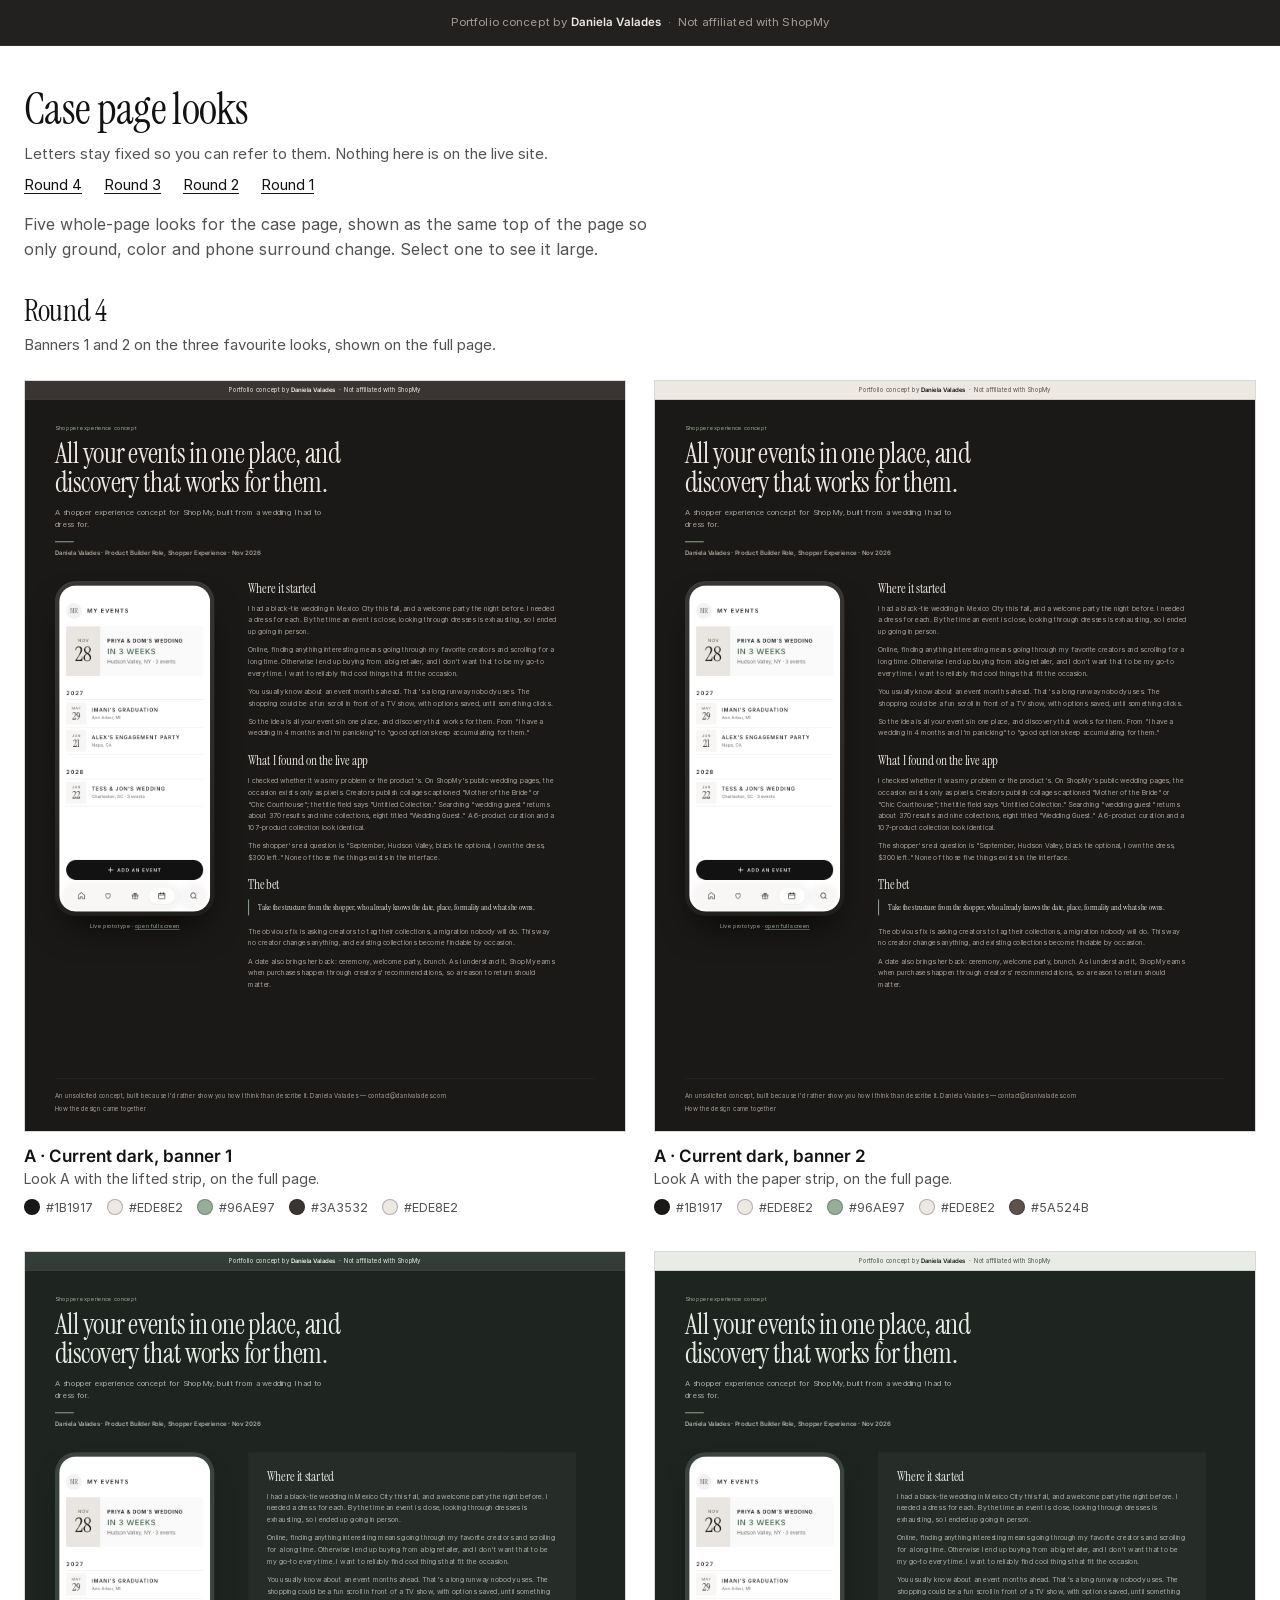
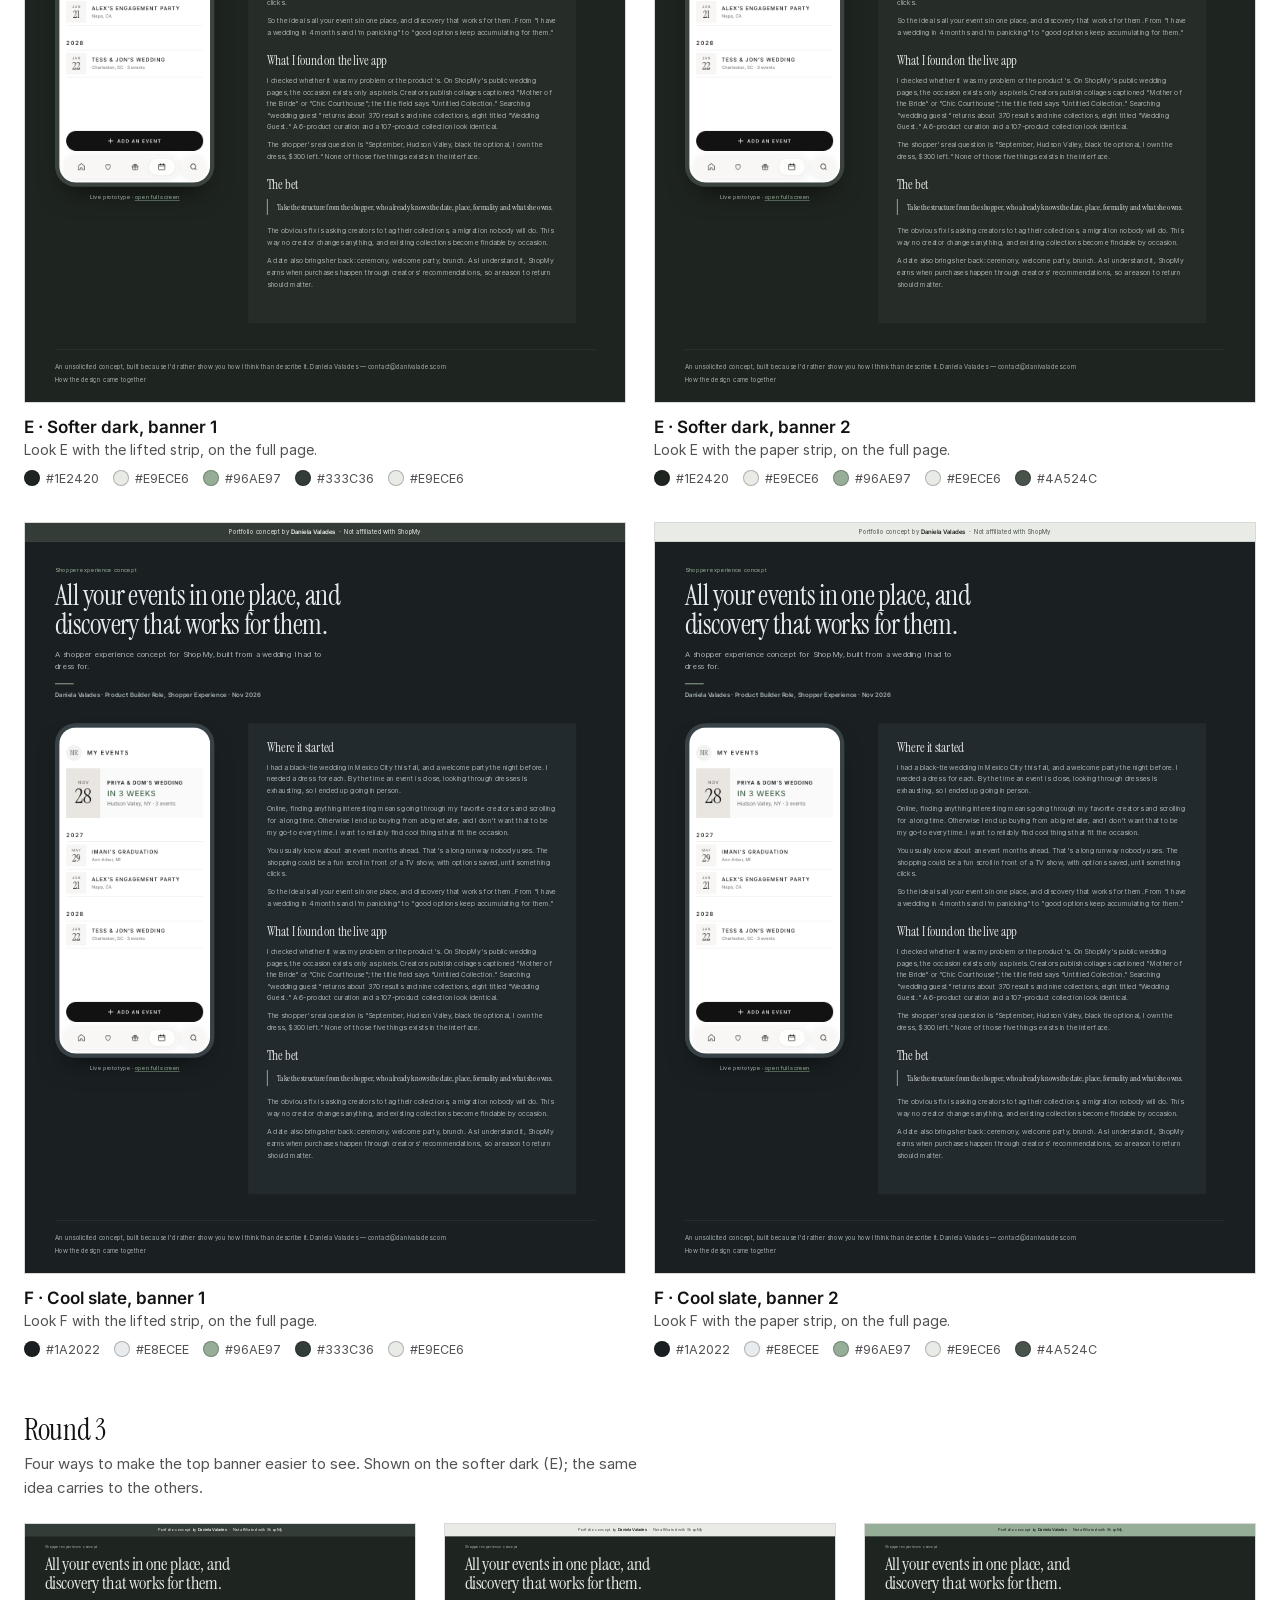
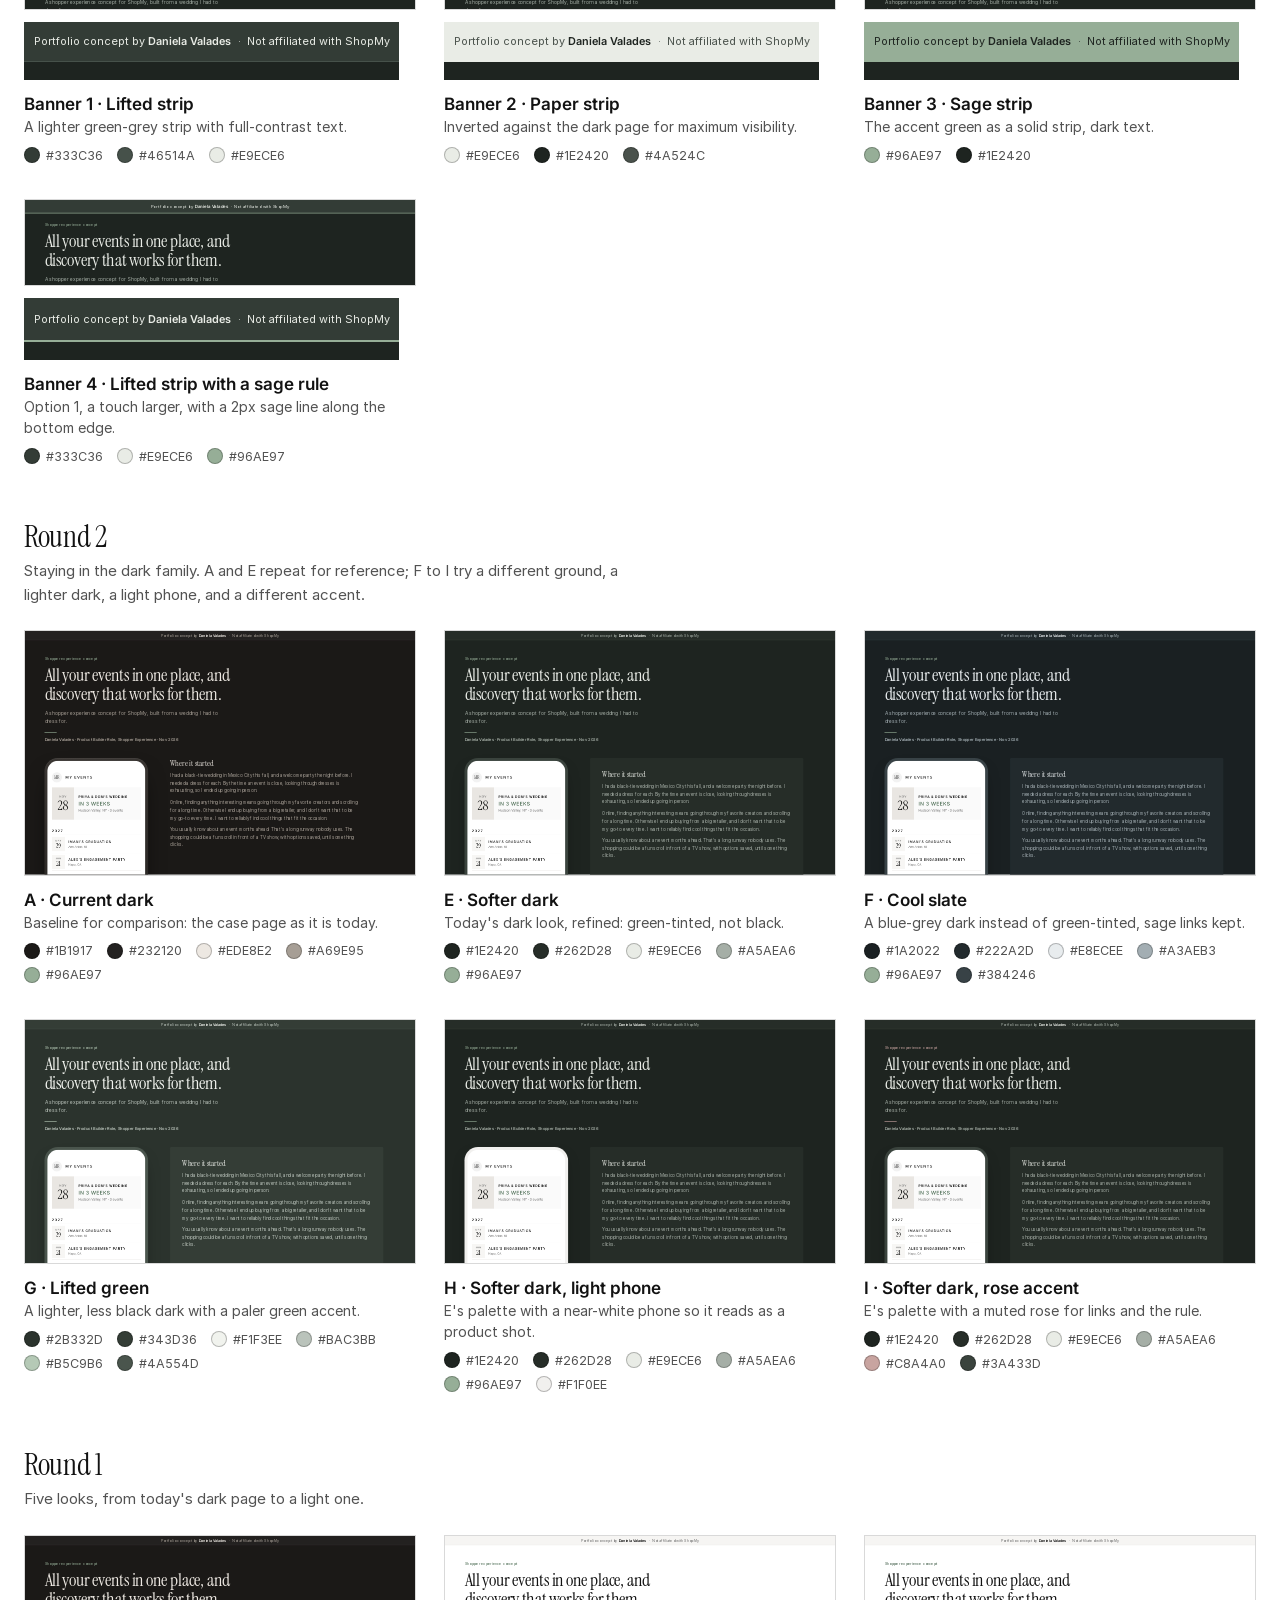
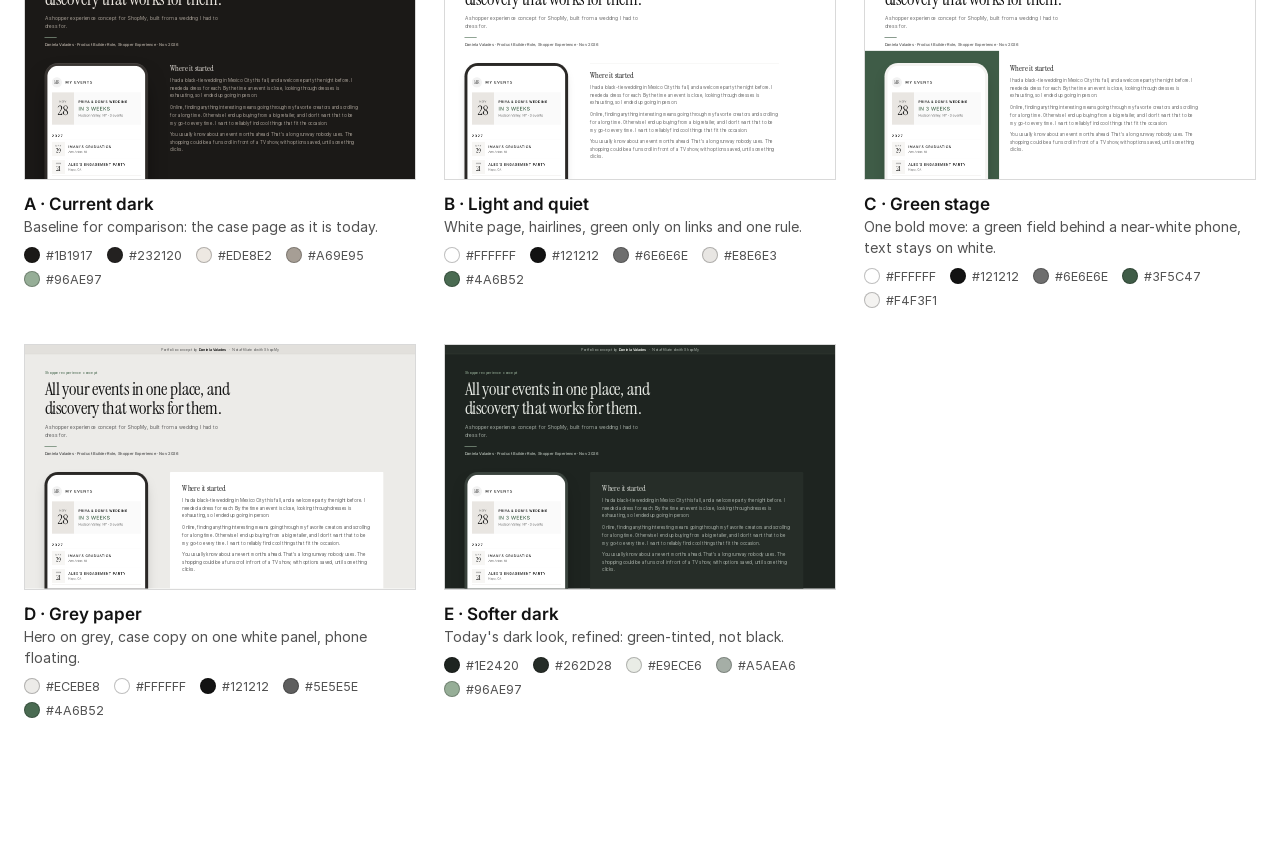
<file: site/process/case-looks.html>
<!DOCTYPE html>
<html lang="en">
<head>
<meta charset="utf-8">
<meta name="viewport" content="width=device-width, initial-scale=1">
<meta name="robots" content="noindex, nofollow">
<title>Case page looks</title>
<link rel="icon" href="data:,">
<link rel="preconnect" href="https://fonts.googleapis.com">
<link rel="preconnect" href="https://fonts.gstatic.com" crossorigin>
<link href="https://fonts.googleapis.com/css2?family=Instrument+Serif:ital@0;1&display=swap" rel="stylesheet">
<style>
  @font-face{font-family:'Inter';font-style:normal;font-weight:400;font-display:swap;src:url(../fonts/Inter-latin-400.woff2) format('woff2')}
  @font-face{font-family:'Inter';font-style:normal;font-weight:500;font-display:swap;src:url(../fonts/Inter-latin-500.woff2) format('woff2')}
  @font-face{font-family:'Inter';font-style:normal;font-weight:600;font-display:swap;src:url(../fonts/Inter-latin-600.woff2) format('woff2')}
  :root{--serif:'Instrument Serif',Georgia,serif;--sans:'Inter',-apple-system,BlinkMacSystemFont,'Segoe UI',sans-serif}
  *{box-sizing:border-box}
  body{margin:0;background:#fff;color:#121212;font-family:var(--sans);-webkit-font-smoothing:antialiased}
  :focus-visible{outline:3px solid #1F4FD8;outline-offset:3px}

  /* ---- overview page (neutral, not part of any look) ---- */
  .banner{position:sticky;top:0;z-index:50;padding:13px 12px;background:#232120;border-bottom:1px solid #332F2C;font-size:clamp(8.5px,2.9vw,11.5px);line-height:19px;font-weight:400;color:#A69E95;letter-spacing:.01em;text-align:center;white-space:nowrap}
  .nm{font-weight:600;color:#EDE8E2;margin-left:.3em;text-decoration:none}
  .sep{margin:0 .6em}
  .banner a.nm:hover{text-decoration:underline;text-underline-offset:3px}
  .banner a.nm:focus-visible{outline:2px solid #EDE8E2;outline-offset:2px;border-radius:2px}
  main{max-width:1400px;margin:0 auto;padding:40px 24px 72px}
  h1.title{font-family:var(--serif);font-weight:400;font-size:44px;line-height:1.05;margin:0 0 10px;letter-spacing:-.015em}
  .note{margin:0 0 10px;font-size:15px;line-height:1.55;color:#525252}
  .jump{display:flex;flex-wrap:wrap;gap:6px 22px;margin:0 0 18px;font-size:15px}
  .jump a{color:#121212;text-decoration:underline;text-underline-offset:3px;border-radius:2px}
  h2.round{scroll-margin-top:64px;font-family:var(--serif);font-weight:400;font-size:30px;line-height:1.1;margin:0 0 6px;letter-spacing:-.01em}
  .round-intro{margin:0 0 24px;font-size:15px;line-height:1.55;color:#525252;max-width:70ch}
  section.round-block{margin:0 0 56px}
  .lede{margin:0 0 32px;font-size:16px;line-height:1.55;color:#525252;max-width:64ch}
  .grid{display:grid;grid-template-columns:repeat(3,minmax(0,1fr));gap:36px 28px}
  .grid.two{grid-template-columns:repeat(2,minmax(0,1fr))}
  @media (max-width:1100px){.grid{grid-template-columns:repeat(2,minmax(0,1fr))}}
  @media (max-width:700px){.grid,.grid.two{grid-template-columns:minmax(0,1fr)}h1.title{font-size:36px}main{padding:28px 16px 56px}}
  .cell{position:relative}
  .cell.open{grid-column:1/-1}
  .toggle{position:absolute;inset:0;width:100%;height:100%;margin:0;padding:0;border:0;background:transparent;cursor:zoom-in;z-index:2;border-radius:4px}
  .cell.open .toggle{cursor:zoom-out}
  .frame{position:relative;width:100%;overflow:hidden;border:1px solid #d9d9d9}
  .canvas{position:absolute;left:0;top:0;width:1280px;height:800px;transform-origin:0 0;overflow:hidden;pointer-events:none}
  .name{font-size:17px;font-weight:600;margin:14px 0 2px}
  .use{font-size:14px;line-height:1.5;color:#525252;margin:0 0 10px}
  .swatches{display:flex;flex-wrap:wrap;gap:8px 14px;margin:0;padding:0;list-style:none}
  .swatches li{display:flex;align-items:center;gap:6px;font-size:12.5px;color:#525252}
  .swatches i{width:16px;height:16px;border-radius:50%;border:1px solid rgba(0,0,0,.25);display:block}

  /* ---- the mock: a fixed 1280x800 canvas, look set by variables ---- */
  .mock{--bg:#fff;--ink:#121212;--soft:#6E6E6E;--line:#E8E6E3;--accent:#4A6B52;--bezel:#2A2826;--shadow:none;--bannerbg:#F6F5F3;--bannerline:#E8E6E3;
    position:relative;width:1280px;height:800px;background:var(--bg);color:var(--ink);font-family:var(--sans);overflow:hidden}
  .mock .mb{height:30px;line-height:29px;text-align:center;background:var(--bannerbg);color:var(--soft);border-bottom:1px solid var(--bannerline);font-size:12px;font-weight:400;white-space:nowrap}
  .mock .mb .nm,.mock .bn .nm{color:var(--ink);font-weight:600;margin-left:.3em}
  .mock .wrap{position:relative;padding:0 64px}
  .mock .hero{padding:52px 0 40px;position:relative}
  .mock .eyebrow{font-size:12px;color:var(--accent);margin:0 0 16px}
  .mock h1{font-family:var(--serif);font-weight:400;font-size:60px;line-height:1.04;letter-spacing:-.018em;margin:0 0 20px;max-width:760px;color:var(--ink)}
  .mock .standfirst{font-size:16px;line-height:1.62;color:var(--soft);max-width:60ch;margin:0}
  .mock .rule{width:40px;height:2px;background:var(--accent);margin:22px 0 0}
  .mock .credit{margin-top:14px;font-size:13px;font-weight:600;color:var(--soft)}
  .mock .stage{position:relative;display:grid;grid-template-columns:340px 1fr;gap:72px;align-items:start}
  .mock .devcol{position:relative;z-index:1}
  .mock .device{width:340px;padding:9px;border-radius:44px;background:var(--bezel);box-shadow:var(--shadow)}
  .mock .device img{display:block;width:322px;height:auto;border-radius:36px;background:#fff}
  .mock .foot{margin-top:14px;text-align:center;font-size:12px;color:var(--soft)}
  .mock .foot u{color:var(--accent);text-underline-offset:3px}
  .mock .copy{position:relative;max-width:620px}
  .mock .copy h2{font-family:var(--serif);font-weight:400;font-size:27px;line-height:1.2;margin:0 0 14px;letter-spacing:-.01em;color:var(--ink)}
  .mock .copy p{font-size:14.5px;line-height:1.72;color:var(--soft);margin:0 0 14px}

  /* A current */
  .mock[data-look="A"]{--bg:#1B1917;--ink:#EDE8E2;--soft:#A69E95;--line:#332F2C;--accent:#96AE97;--bezel:linear-gradient(168deg,#3A3633,#201E1C);--shadow:0 2px 0 rgba(255,255,255,.07) inset,0 40px 80px -30px rgba(0,0,0,.85);--bannerbg:#232120;--bannerline:#332F2C}
  /* B light and quiet */
  .mock[data-look="B"]{--bannerbg:#F6F5F3;--shadow:0 18px 40px -18px rgba(18,18,18,.28),0 2px 6px rgba(18,18,18,.08)}
  .mock[data-look="B"] .copy{border-top:1px solid var(--line)}
  .mock[data-look="B"] .copy h2{margin-top:22px}
  /* C green stage */
  .mock[data-look="C"]{--accent:#3F5C47;--bezel:#F4F3F1;--shadow:0 24px 50px -20px rgba(0,0,0,.45);--bannerbg:#F6F5F3}
  .mock[data-look="C"] .field{position:absolute;z-index:0;left:-64px;top:-40px;bottom:0;width:440px;background:#3F5C47}
  .mock[data-look="C"] .foot,.mock[data-look="C"] .foot u{color:#fff}
  /* D grey paper */
  .mock[data-look="D"]{--bg:#ECEBE8;--soft:#5E5E5E;--line:#DAD8D4;--shadow:0 22px 44px -18px rgba(18,18,18,.35),0 2px 6px rgba(18,18,18,.1);--bannerbg:#E2E0DC;--bannerline:#D3D1CC}
  .mock[data-look="D"] .copy{background:#fff;border-radius:2px;padding:36px 40px 40px;max-width:700px;height:640px}
  .mock[data-look="D"] .foot{color:#4f4f4f}
  /* E softer dark; F, G, H, I are variations on it */
  .mock[data-look="E"],.mock[data-look="F"],.mock[data-look="G"],.mock[data-look="H"],.mock[data-look="I"]{--bg:#1E2420;--ink:#E9ECE6;--soft:#A5AEA6;--line:#36403A;--accent:#96AE97;--bezel:#3A433D;--shadow:0 30px 60px -28px rgba(0,0,0,.7);--bannerbg:#262D28;--bannerline:#36403A}
  .mock[data-look="E"] .copy,.mock[data-look="F"] .copy,.mock[data-look="G"] .copy,.mock[data-look="H"] .copy,.mock[data-look="I"] .copy{background:var(--panel,#262D28);border-radius:4px;padding:36px 40px 40px;max-width:700px;height:640px}
  /* F cool slate */
  .mock[data-look="F"]{--bg:#1A2022;--panel:#222A2D;--line:#333D41;--ink:#E8ECEE;--soft:#A3AEB3;--bezel:#384246;--bannerbg:#222A2D;--bannerline:#333D41}
  /* G lifted green */
  .mock[data-look="G"]{--bg:#2B332D;--panel:#343D36;--line:#46514A;--ink:#F1F3EE;--soft:#BAC3BB;--accent:#B5C9B6;--bezel:#4A554D;--bannerbg:#343D36;--bannerline:#46514A}
  /* H light phone */
  .mock[data-look="H"]{--bezel:#F1F0EE;--shadow:0 24px 50px -20px rgba(0,0,0,.55)}
  /* I rose accent */
  .mock[data-look="I"]{--accent:#C8A4A0}

  /* banner options: font size is fixed on the desktop slice and container-scaled on the 375 strip */
  .bn{display:block;padding:0 10px;text-align:center;white-space:nowrap;font-weight:400;height:var(--h);line-height:calc(var(--h) - var(--rule,1px));background:var(--bg);color:var(--soft);border-bottom:var(--rule,1px) solid var(--bd);font-size:var(--max)}
  .bn .nm{color:var(--ink)}
  .strip{width:375px;max-width:100%;container-type:inline-size;background:#1E2420;padding-bottom:18px;margin-top:12px}
  .strip .bn{font-size:clamp(10px,var(--cq),var(--max))}
  @media (max-width:340px){main{padding-left:12px;padding-right:12px}.bn{padding:0 4px}.bn .sep,.mock .bn .sep{margin:0 .45em}.strip .bn{font-size:clamp(9px,var(--cq),var(--max))}}
  /* full-page mocks (round 4) */
  .full .wrap{position:static}
  .full .copy{height:auto!important;max-width:660px}
  .full .copy section{margin:0 0 30px}
  .full .copy h2{margin-top:0}
  .full .bet{border-left:2px solid var(--accent);padding:4px 0 4px 20px;margin:0 0 22px}
  .full .copy .bet p{font-family:var(--serif);font-size:17px;line-height:1.56;color:var(--ink);margin:0}
  .full .copy p b{color:var(--ink);font-weight:500}
  .full .foot-end{position:absolute;left:64px;right:64px;bottom:0;border-top:1px solid var(--line);padding:26px 0 30px;font-size:13px;line-height:1.7;color:var(--soft)}
  .full .foot-end p{margin:0 0 6px}
  @media (prefers-reduced-motion:reduce){*{transition:none!important;animation:none!important}}
</style>
</head>
<body>
<div class="banner">Portfolio concept by<a class="nm" href="https://danivalades.com">Daniela Valades</a><span class="sep">·</span>Not affiliated with ShopMy</div>
<main>
  <h1 class="title">Case page looks</h1>
  <p class="note">Letters stay fixed so you can refer to them. Nothing here is on the live site.</p>
  <nav class="jump" aria-label="Sections"><a href="#r4">Round 4</a><a href="#r3">Round 3</a><a href="#r2">Round 2</a><a href="#r1">Round 1</a></nav>
  <p class="lede">Five whole-page looks for the case page, shown as the same top of the page so only ground, color and phone surround change. Select one to see it large.</p>
  <section class="round-block" aria-labelledby="r4"><h2 class="round" id="r4">Round 4</h2>
    <p class="round-intro">Banners 1 and 2 on the three favourite looks, shown on the full page.</p>
    <div class="grid two" id="grid4"></div></section>
  <section class="round-block" aria-labelledby="r3"><h2 class="round" id="r3">Round 3</h2>
    <p class="round-intro">Four ways to make the top banner easier to see. Shown on the softer dark (E); the same idea carries to the others.</p>
    <div class="grid" id="gridB"></div></section>
  <section class="round-block" aria-labelledby="r2"><h2 class="round" id="r2">Round 2</h2>
    <p class="round-intro">Staying in the dark family. A and E repeat for reference; F to I try a different ground, a lighter dark, a light phone, and a different accent.</p>
    <div class="grid" id="grid2"></div></section>
  <section class="round-block" aria-labelledby="r1"><h2 class="round" id="r1">Round 1</h2>
    <p class="round-intro">Five looks, from today's dark page to a light one.</p>
    <div class="grid" id="grid1"></div></section>
</main>

<script>
(function () {
  var CANVAS_W = 1280, CANVAS_H = 800;
  var LOOKS = [
    { letter: "A", name: "Current dark", use: "Baseline for comparison: the case page as it is today.",
      desc: "Warm near-black ground, slightly lifted panels, sage links, graphite phone with a deep shadow.",
      hex: ["#1B1917", "#232120", "#EDE8E2", "#A69E95", "#96AE97"] },
    { letter: "B", name: "Light and quiet", use: "White page, hairlines, green only on links and one rule.",
      desc: "White ground, near-black text, hairline between sections, dark graphite phone with a soft shadow.",
      hex: ["#FFFFFF", "#121212", "#6E6E6E", "#E8E6E3", "#4A6B52"] },
    { letter: "C", name: "Green stage", use: "One bold move: a green field behind a near-white phone, text stays on white.",
      desc: "White page with a full-height muted green field behind a near-white phone, like a product shot.",
      hex: ["#FFFFFF", "#121212", "#6E6E6E", "#3F5C47", "#F4F3F1"] },
    { letter: "D", name: "Grey paper", use: "Hero on grey, case copy on one white panel, phone floating.",
      desc: "Light grey ground, a single white panel holding the case copy, graphite phone floating with a shadow.",
      hex: ["#ECEBE8", "#FFFFFF", "#121212", "#5E5E5E", "#4A6B52"] },
    { letter: "E", name: "Softer dark", use: "Today's dark look, refined: green-tinted, not black.",
      desc: "Green-tinted dark ground with a slightly lighter panel, sage links and a muted green-grey phone.",
      hex: ["#1E2420", "#262D28", "#E9ECE6", "#A5AEA6", "#96AE97"] },
    { letter: "F", name: "Cool slate", use: "A blue-grey dark instead of green-tinted, sage links kept.",
      desc: "Cool blue-grey dark ground with a slightly lighter panel, sage links and a slate phone.",
      hex: ["#1A2022", "#222A2D", "#E8ECEE", "#A3AEB3", "#96AE97", "#384246"] },
    { letter: "G", name: "Lifted green", use: "A lighter, less black dark with a paler green accent.",
      desc: "Mid-dark green ground, noticeably lighter than E, with a pale sage accent and a green-grey phone.",
      hex: ["#2B332D", "#343D36", "#F1F3EE", "#BAC3BB", "#B5C9B6", "#4A554D"] },
    { letter: "H", name: "Softer dark, light phone", use: "E's palette with a near-white phone so it reads as a product shot.",
      desc: "Green-tinted dark ground as in E, with a near-white phone and a soft shadow.",
      hex: ["#1E2420", "#262D28", "#E9ECE6", "#A5AEA6", "#96AE97", "#F1F0EE"] },
    { letter: "I", name: "Softer dark, rose accent", use: "E's palette with a muted rose for links and the rule.",
      desc: "Green-tinted dark ground as in E, with a muted rose accent on links and the one rule.",
      hex: ["#1E2420", "#262D28", "#E9ECE6", "#A5AEA6", "#C8A4A0", "#3A433D"] }
  ];
  var ROUNDS = [
    { grid: "grid1", letters: ["A", "B", "C", "D", "E"] },
    { grid: "grid2", letters: ["A", "E", "F", "G", "H", "I"] }
  ];
  var BY_LETTER = {};
  LOOKS.forEach(function (l) { BY_LETTER[l.letter] = l; });

  var BANNER_TEXT = 'Portfolio concept by<span class="nm">Daniela Valades</span><span class="sep">·</span>Not affiliated with ShopMy';

  function mockHTML(letter) {
    return '' +
      '<div class="mock" data-look="' + letter + '">' +
      '<div class="mb">' + BANNER_TEXT + '</div>' +
      '<div class="wrap">' +
        '<header class="hero">' +
          '<p class="eyebrow">Shopper experience concept</p>' +
          '<h1>All your events in one place, and discovery that works for them.</h1>' +
          '<p class="standfirst">A shopper experience concept for ShopMy, built from a wedding I had to dress for.</p>' +
          '<div class="rule"></div><p class="credit">Daniela Valades · Product Builder Role, Shopper Experience · Nov 2026</p>' +
        '</header>' +
        '<div class="stage">' +
          (letter === "C" ? '<div class="field"></div>' : '') +
          '<div class="devcol"><div class="device"><img src="img/case-looks-phone.png" alt="" width="390" height="844"></div>' +
          '<p class="foot">Live prototype · <u>open full screen</u></p></div>' +
          '<div class="copy"><h2>Where it started</h2>' +
          '<p>I had a black-tie wedding in Mexico City this fall, and a welcome party the night before. I needed a dress for each. By the time an event is close, looking through dresses is exhausting, so I ended up going in person.</p>' +
          '<p>Online, finding anything interesting means going through my favorite creators and scrolling for a long time. Otherwise I end up buying from a big retailer, and I don\'t want that to be my go-to every time. I want to reliably find cool things that fit the occasion.</p>' +
          '<p>You usually know about an event months ahead. That\'s a long runway nobody uses. The shopping could be a fun scroll in front of a TV show, with options saved, until something clicks.</p></div>' +
        '</div>' +
      '</div></div>';
  }

  var BANNERS = [
    { n: 1, name: "Lifted strip", use: "A lighter green-grey strip with full-contrast text.", max: 13, h: 40, rule: "1px",
      bg: "#333C36", bd: "#46514A", ink: "#E9ECE6", soft: "#E9ECE6", hex: ["#333C36", "#46514A", "#E9ECE6"] },
    { n: 2, name: "Paper strip", use: "Inverted against the dark page for maximum visibility.", max: 13, h: 40, rule: "1px",
      bg: "#E9ECE6", bd: "#E9ECE6", ink: "#1E2420", soft: "#4A524C", hex: ["#E9ECE6", "#1E2420", "#4A524C"] },
    { n: 3, name: "Sage strip", use: "The accent green as a solid strip, dark text.", max: 13, h: 40, rule: "1px",
      bg: "#96AE97", bd: "#96AE97", ink: "#1E2420", soft: "#1E2420", hex: ["#96AE97", "#1E2420"] },
    { n: 4, name: "Lifted strip with a sage rule", use: "Option 1, a touch larger, with a 2px sage line along the bottom edge.", max: 14, h: 44, rule: "2px",
      bg: "#333C36", bd: "#96AE97", ink: "#E9ECE6", soft: "#E9ECE6", hex: ["#333C36", "#E9ECE6", "#96AE97"] }
  ];
  var BANNER_CQ = 2.9;

  function bannerStyle(b) {
    return "--bg:" + b.bg + ";--bd:" + b.bd + ";--ink:" + b.ink + ";--soft:" + b.soft + ";--h:" + b.h + "px;--rule:" + b.rule + ";--max:" + b.max + "px;--cq:" + b.cq + "cqw";
  }
  function bannerSliceHTML(b) {
    return '<div class="mock" data-look="E" style="height:280px">' +
      '<div class="bn" style="' + bannerStyle(b) + '">' + BANNER_TEXT + '</div>' +
      '<div class="wrap"><header class="hero" style="padding-top:28px">' +
      '<p class="eyebrow">Shopper experience concept</p>' +
      '<h1>All your events in one place, and discovery that works for them.</h1>' +
      '<p class="standfirst">A shopper experience concept for ShopMy, built from a wedding I had to dress for.</p>' +
      '</header></div></div>';
  }
  function bannerStripHTML(b) {
    return '<div class="strip mock-e"><div class="bn" style="' + bannerStyle(b) + '">' + BANNER_TEXT + '</div></div>';
  }


  var FULL_H = 1600;
  var FULL_LOOKS = {
    A: { ground: "#1B1917", ink: "#EDE8E2", accent: "#96AE97",
         b1: { bg: "#3A3532", bd: "#4A4440", ink: "#EDE8E2", soft: "#EDE8E2" },
         b2: { bg: "#EDE8E2", bd: "#EDE8E2", ink: "#1B1917", soft: "#5A524B" } },
    E: { ground: "#1E2420", ink: "#E9ECE6", accent: "#96AE97" },
    F: { ground: "#1A2022", ink: "#E8ECEE", accent: "#96AE97" }
  };
  var R3_B1 = { bg: "#333C36", bd: "#46514A", ink: "#E9ECE6", soft: "#E9ECE6" };
  var R3_B2 = { bg: "#E9ECE6", bd: "#E9ECE6", ink: "#1E2420", soft: "#4A524C" };
  var CASE_SECTIONS =
    '<section><h2>Where it started</h2>' +
    '<p>I had a black-tie wedding in Mexico City this fall, and a welcome party the night before. I needed a dress for each. By the time an event is close, looking through dresses is exhausting, so I ended up going in person.</p>' +
    '<p>Online, finding anything interesting means going through my favorite creators and scrolling for a long time. Otherwise I end up buying from a big retailer, and I don\'t want that to be my go-to every time. I want to reliably find cool things that fit the occasion.</p>' +
    '<p>You usually know about an event months ahead. That\'s a long runway nobody uses. The shopping could be a fun scroll in front of a TV show, with options saved, until something clicks.</p>' +
    '<p>So the idea is all your events in one place, and discovery that works for them. From "I have a wedding in 4 months and I\'m panicking" to "good options keep accumulating for them."</p></section>' +
    '<section><h2>What I found on the live app</h2>' +
    '<p>I checked whether it was my problem or the product\'s. On ShopMy\'s public wedding pages, the occasion exists only as pixels. Creators publish collages captioned "Mother of the Bride" or "Chic Courthouse"; the title field says "Untitled Collection." Searching "wedding guest" returns about 370 results and nine collections, eight titled "Wedding Guest." A 6-product curation and a 107-product collection look identical.</p>' +
    '<p>The shopper\'s real question is "September, Hudson Valley, black tie optional, I own the dress, $300 left." None of those five things exists in the interface.</p></section>' +
    '<section><h2>The bet</h2><div class="bet"><p>Take the structure from the shopper, who already knows the date, place, formality and what she owns.</p></div>' +
    '<p>The obvious fix is asking creators to tag their collections, a migration nobody will do. This way no creator changes anything, and existing collections become findable by occasion.</p>' +
    '<p>A date also brings her back: ceremony, welcome party, brunch. As I understand it, ShopMy earns when purchases happen through creators\' recommendations, so a reason to return should matter.</p></section>';

  function fullHTML(letter, n) {
    var lk = FULL_LOOKS[letter];
    var b = lk["b" + n] || (n === 1 ? R3_B1 : R3_B2);
    var st = "--bg:" + b.bg + ";--bd:" + b.bd + ";--ink:" + b.ink + ";--soft:" + b.soft + ";--h:40px;--rule:1px;--max:13px";
    return '<div class="mock full" data-look="' + letter + '" style="height:' + FULL_H + 'px">' +
      '<div class="bn" style="' + st + '">' + BANNER_TEXT + '</div>' +
      '<div class="wrap">' +
        '<header class="hero">' +
          '<p class="eyebrow">Shopper experience concept</p>' +
          '<h1>All your events in one place, and discovery that works for them.</h1>' +
          '<p class="standfirst">A shopper experience concept for ShopMy, built from a wedding I had to dress for.</p>' +
          '<div class="rule"></div><p class="credit">Daniela Valades · Product Builder Role, Shopper Experience · Nov 2026</p>' +
        '</header>' +
        '<div class="stage">' +
          '<div class="devcol"><div class="device"><img src="img/case-looks-phone.png" alt="" width="390" height="844"></div>' +
          '<p class="foot">Live prototype · <u>open full screen</u></p></div>' +
          '<div class="copy">' + CASE_SECTIONS + '</div>' +
        '</div>' +
        '<div class="foot-end"><p>An unsolicited concept, built because I\'d rather show you how I think than describe it. Daniela Valades — contact@danivalades.com</p><p>How the design came together</p></div>' +
      '</div></div>';
  }

  var cells = [];
  function makeCell(spec, grid) {
    var cell = document.createElement("article");
    cell.className = "cell";
    cell.dataset.h = spec.h;
    var label = spec.label + " Colors " + spec.hex.join(", ") + ". Select to show large.";
    cell.innerHTML =
      '<button type="button" class="toggle" aria-expanded="false"></button>' +
      '<div aria-hidden="true">' +
        '<div class="frame"><div class="canvas" inert>' + spec.canvas + '</div></div>' +
        (spec.extra || '') +
        '<p class="name">' + spec.title + '</p>' +
        '<p class="use">' + spec.use + '</p>' +
        '<ul class="swatches">' + spec.hex.map(function (h) {
          return '<li><i style="background:' + h + '"></i>' + h + '</li>';
        }).join("") + '</ul>' +
      '</div>';
    var btn = cell.querySelector(".toggle");
    btn.setAttribute("aria-label", label);
    btn.addEventListener("click", function () {
      var open = !cell.classList.contains("open");
      cell.classList.toggle("open", open);
      btn.setAttribute("aria-expanded", String(open));
      btn.setAttribute("aria-label", label.replace(/Select to (show large|return to the grid)\.$/, open ? "Select to return to the grid." : "Select to show large."));
      rescale();
    });
    grid.appendChild(cell);
    cells.push(cell);
  }

  BANNERS.forEach(function (b) {
    b.cq = BANNER_CQ;
    makeCell({
      h: 280,
      label: "Banner " + b.n + ", " + b.name + ". " + b.use,
      title: "Banner " + b.n + " · " + b.name, use: b.use, hex: b.hex,
      canvas: bannerSliceHTML(b), extra: bannerStripHTML(b)
    }, document.getElementById("gridB"));
  });
  ROUNDS.forEach(function (round) {
    var grid = document.getElementById(round.grid);
    round.letters.forEach(function (l) {
      var look = BY_LETTER[l];
      makeCell({
        h: CANVAS_H,
        label: "Look " + look.letter + ", " + look.name + ". " + look.desc,
        title: look.letter + ' · ' + look.name, use: look.use, hex: look.hex,
        canvas: mockHTML(look.letter)
      }, grid);
    });
  });

  ["A", "E", "F"].forEach(function (l) {
    [1, 2].forEach(function (n) {
      var look = BY_LETTER[l], lk = FULL_LOOKS[l];
      var b = lk["b" + n] || (n === 1 ? R3_B1 : R3_B2);
      var bname = n === 1 ? "lifted strip" : "paper strip";
      makeCell({
        h: FULL_H,
        label: "Look " + l + ", " + look.name + ", with banner " + n + ", the " + bname + ", on the full case page.",
        title: l + " · " + look.name + ", banner " + n,
        use: "Look " + l + " with the " + bname + ", on the full page.",
        hex: [lk.ground, lk.ink, lk.accent, b.bg, b.soft],
        canvas: fullHTML(l, n)
      }, document.getElementById("grid4"));
    });
  });

  function rescale() {
    cells.forEach(function (cell) {
      var frame = cell.querySelector(".frame");
      var canvas = cell.querySelector(".canvas");
      var h = +cell.dataset.h;
      var scale = frame.clientWidth / CANVAS_W;
      canvas.style.transform = "scale(" + scale + ")";
      canvas.style.height = h + "px";
      frame.style.height = (h * scale + 2) + "px";
    });
  }
  window.addEventListener("resize", rescale);
  rescale();
})();
</script>
</body>
</html>
</file>
